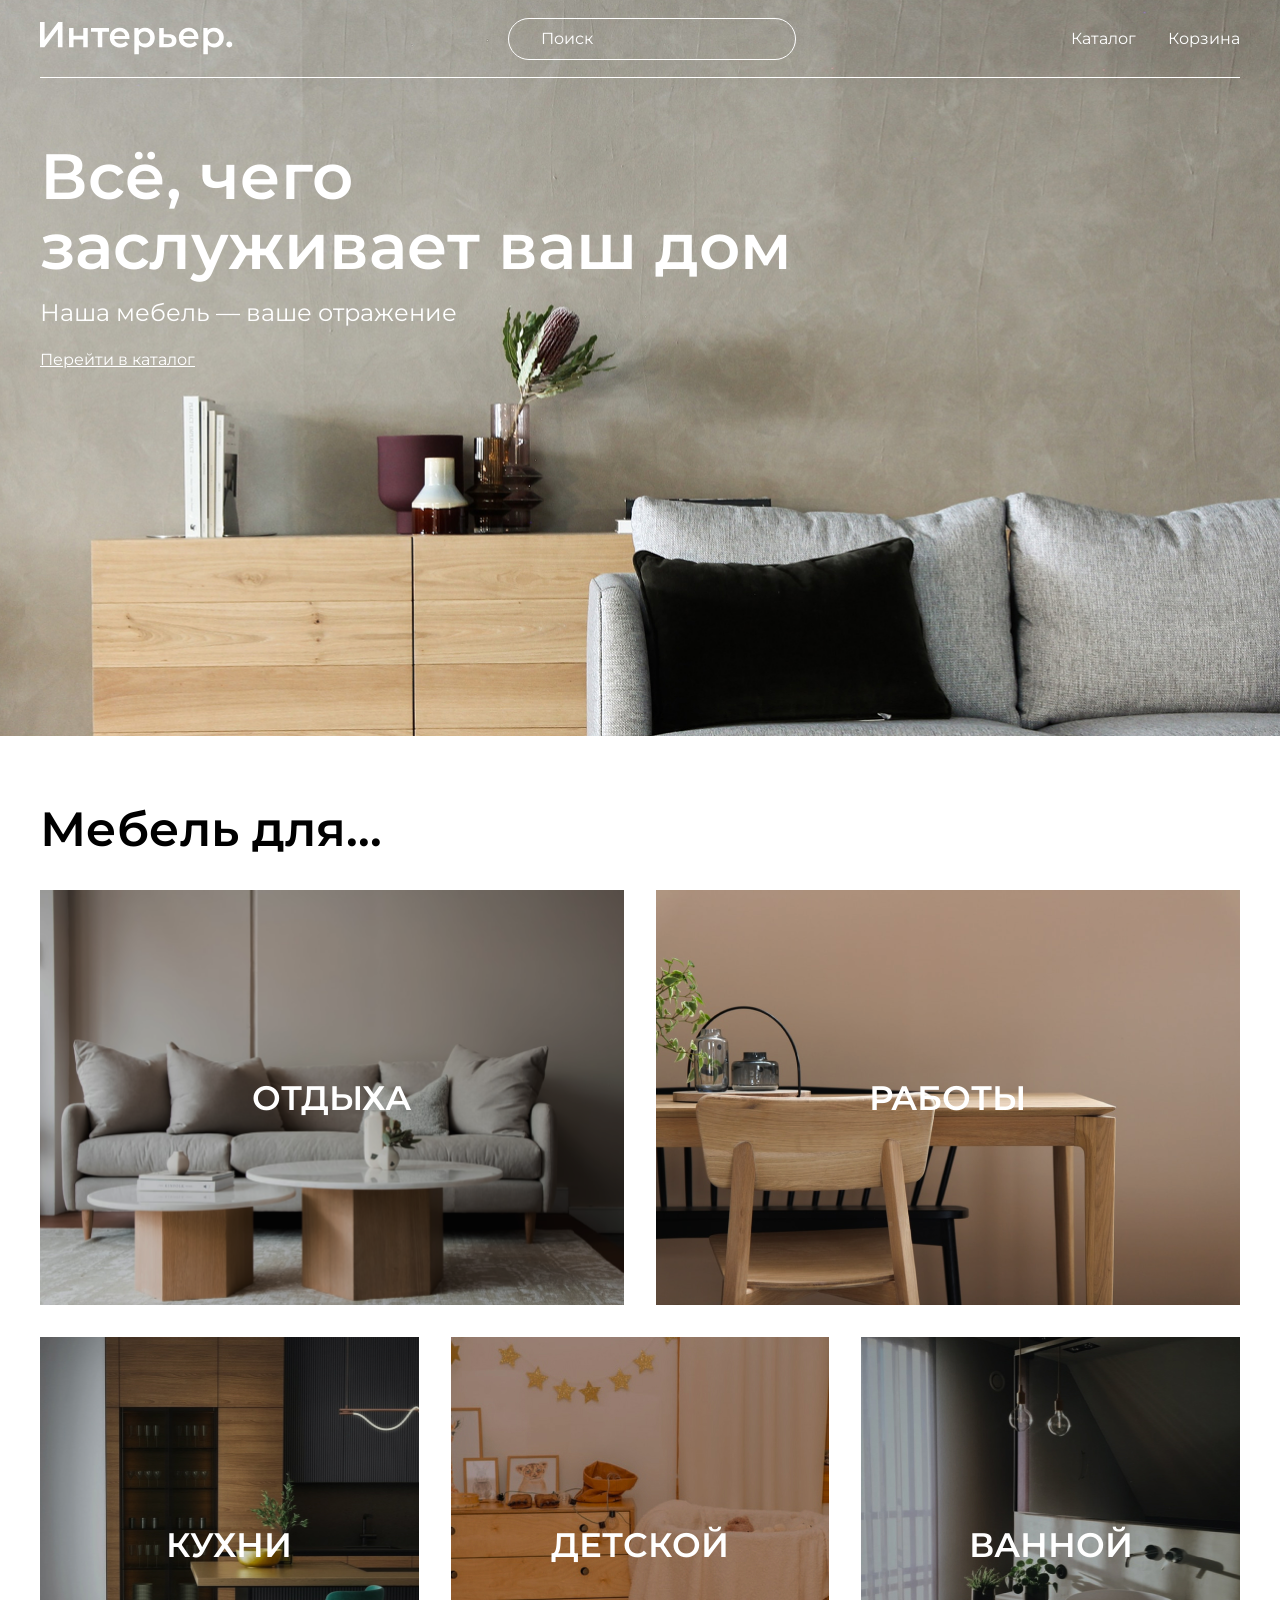
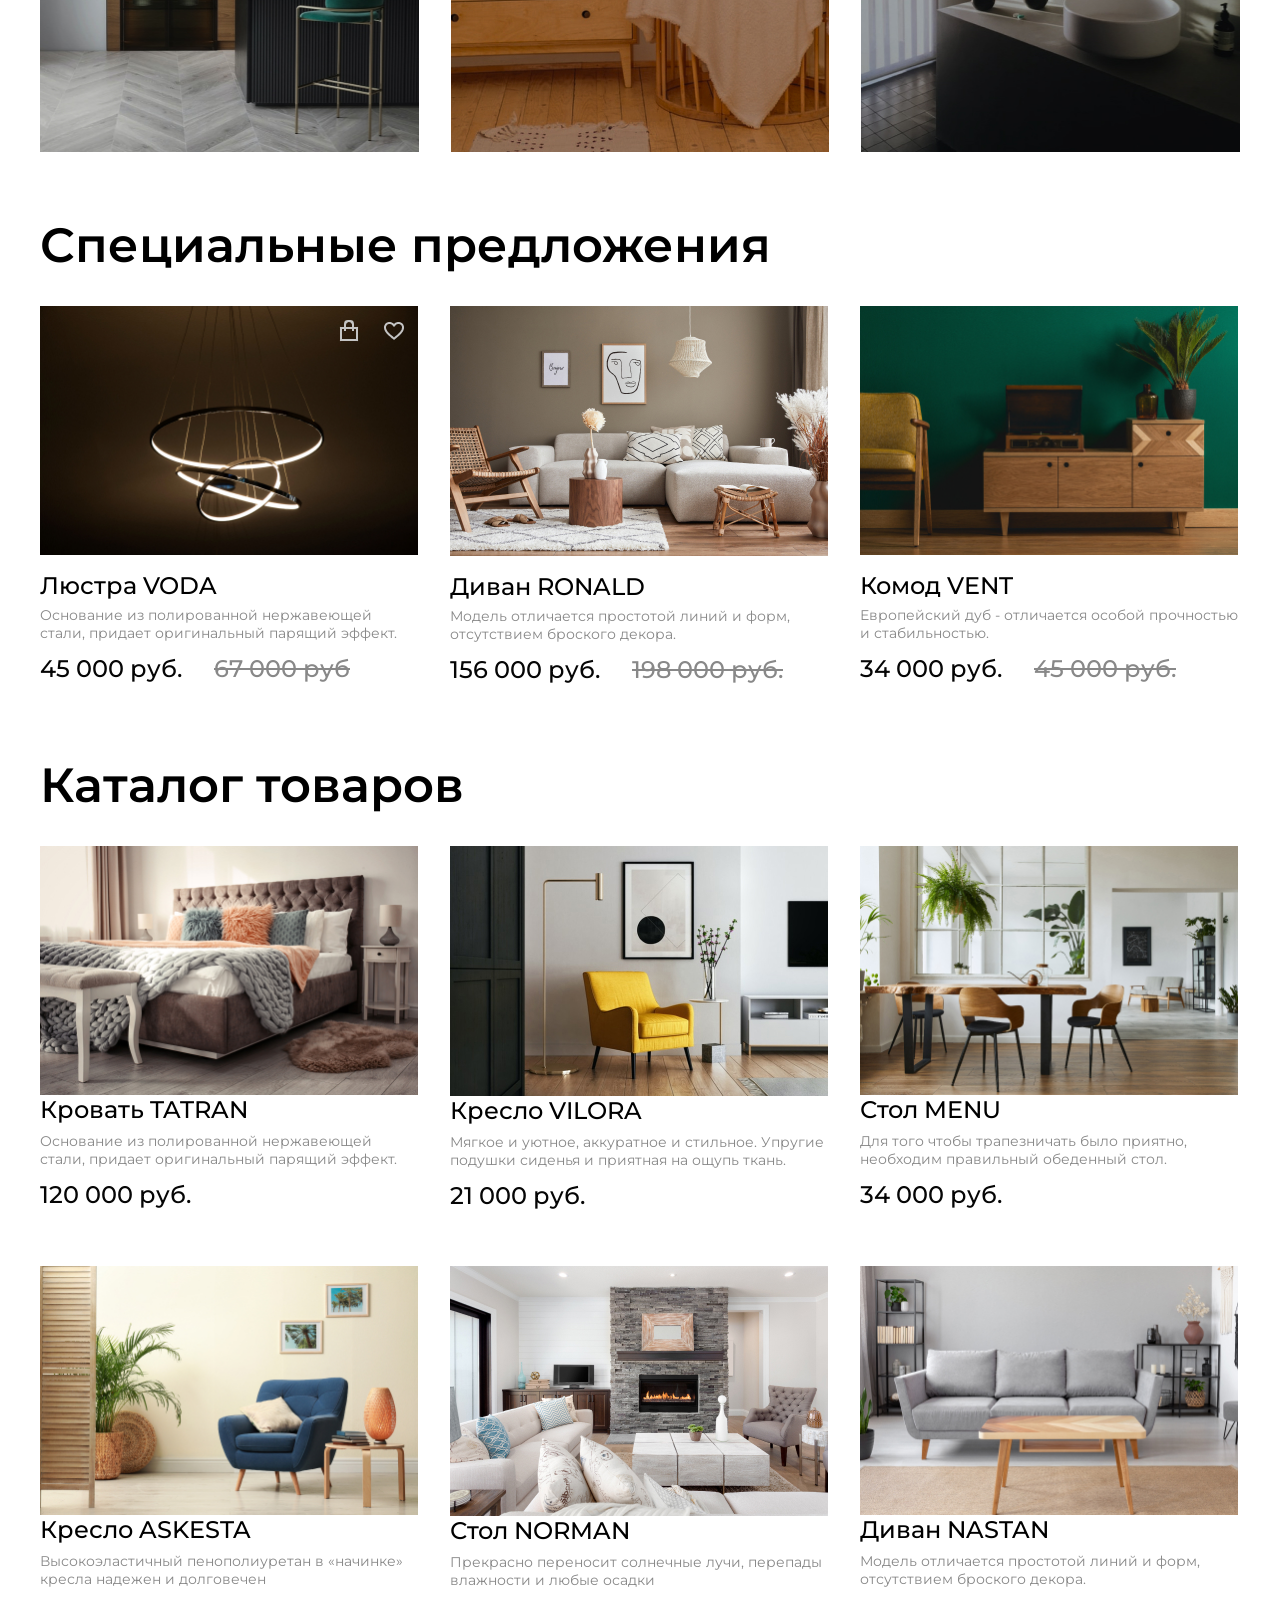
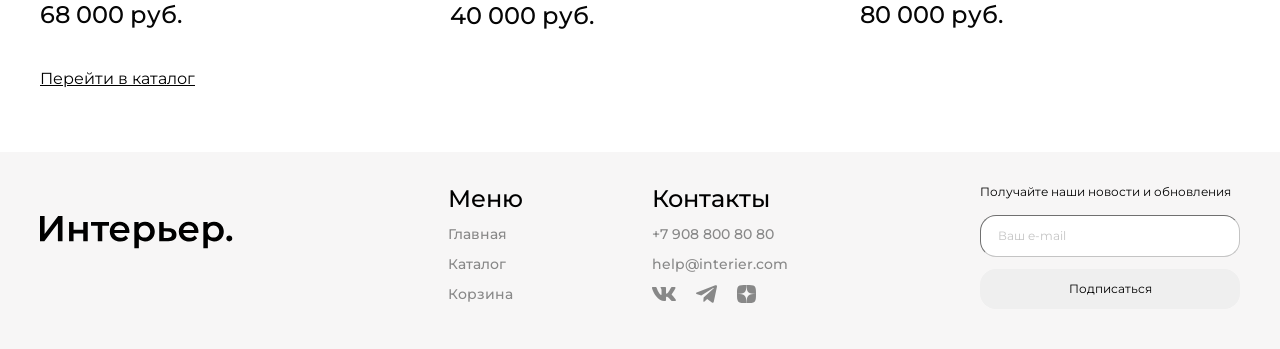
<file: index.html>
<!DOCTYPE html>
<html lang="en">
<head>
    <meta charset="UTF-8">
    <meta name="viewport" content="width=device-width, initial-scale=1.0">
    <title>Интерьер — мебель для дома</title>
    <link rel="preconnect" href="https://fonts.googleapis.com">
<link rel="preconnect" href="https://fonts.gstatic.com" crossorigin>
<link href="https://fonts.googleapis.com/css2?family=Montserrat:ital,wght@0,100..900;1,100..900&display=swap" rel="stylesheet">
    <link rel="stylesheet" href="./style.css">
</head>
<body>
    <section class="hero-page center">
        <header class="header">
                <img class="header__logo" src="./img/logo_white.svg" alt="Интерьер.">
                <input type="search" placeholder="Поиск"  class="header__input">
                <nav>
                    <ul class="header__menu">
                        <li><a class="header__menu-catalog" href="catalog.html">Каталог</a></li>
                        <li><a class="header__menu-cart" href="cart.html">Корзина</a></li>
                    </ul> 
                </nav>
                <div class="header__menu-mobile">
                    <a href="#"><svg width="19" height="19" viewBox="0 0 19 19" fill="none" xmlns="http://www.w3.org/2000/svg">
<g clip-path="url(#clip0_53373_428)">
<path d="M9.29907 1.11316C10.9342 1.06267 12.5273 1.63644 13.7542 2.71863C14.9811 3.80099 15.7498 5.31046 15.9036 6.93933C16.0545 8.53827 15.5992 10.133 14.634 11.4139L17.968 14.7469C18.0508 14.8297 18.1166 14.9279 18.1614 15.036C18.2062 15.1442 18.2297 15.2607 18.2297 15.3778C18.2297 15.4949 18.2062 15.6114 18.1614 15.7196C18.1165 15.8277 18.0508 15.9259 17.968 16.0087C17.8853 16.0914 17.7871 16.1572 17.679 16.202C17.5707 16.2469 17.4543 16.2694 17.3372 16.2694C17.22 16.2694 17.1036 16.2469 16.9954 16.202C16.8873 16.1572 16.789 16.0914 16.7063 16.0087L13.3733 12.6747C12.0925 13.6424 10.4962 14.0991 8.89575 13.9491C7.26568 13.7962 5.75519 13.0275 4.67212 11.7997C3.58905 10.5718 3.01496 8.97713 3.06665 7.3407C3.11846 5.7041 3.79274 4.14806 4.95142 2.99109C6.10904 1.83516 7.66391 1.16376 9.29907 1.11316ZM9.50903 2.91882C8.28235 2.92382 7.10691 3.41275 6.2395 4.28015C5.37213 5.14755 4.88317 6.32302 4.87817 7.54968C4.87324 8.77628 5.35288 9.95557 6.21313 10.83C6.64353 11.2674 7.15644 11.6151 7.72192 11.8534C8.28759 12.0918 8.89521 12.2161 9.50903 12.2186C10.1227 12.2211 10.7307 12.1017 11.2981 11.868C11.8657 11.6343 12.3816 11.2903 12.8157 10.8563C13.2497 10.4223 13.5936 9.90633 13.8274 9.33875C14.061 8.77131 14.1804 8.16333 14.178 7.54968C14.1755 6.93585 14.0511 6.32824 13.8127 5.76257C13.5744 5.19707 13.2267 4.68419 12.7893 4.25378C11.9149 3.3935 10.7357 2.91387 9.50903 2.91882Z" fill="white" stroke="white" stroke-width="0.2"/>
</g>
<defs>
<clipPath id="clip0_53373_428">
<rect width="19" height="19" fill="white"/>
</clipPath>
</defs>
                </svg>
                    </a>
                    <a href="catalog.html"><svg width="20" height="20" viewBox="0 0 20 20" fill="none" xmlns="http://www.w3.org/2000/svg">
<rect width="4.57143" height="4.57143" fill="white"/>
<rect y="7.31427" width="4.57143" height="4.57143" fill="white"/>
<rect y="14.6285" width="4.57143" height="4.57143" fill="white"/>
<rect x="7.31348" y="7.31427" width="4.57143" height="4.57143" fill="white"/>
<rect x="7.31348" y="14.6285" width="4.57143" height="4.57143" fill="white"/>
<rect x="7.31348" width="4.57143" height="4.57143" fill="white"/>
<rect x="14.6279" y="7.31427" width="4.57143" height="4.57143" fill="white"/>
<rect x="14.6279" y="14.6285" width="4.57143" height="4.57143" fill="white"/>
<rect x="14.6279" width="4.57143" height="4.57143" fill="white"/>
</svg>
</a>
                    <a href="cart.html"><svg width="25" height="25" viewBox="0 0 25 25" fill="none" xmlns="http://www.w3.org/2000/svg">
<path d="M14.5834 20.8333C15.1359 20.8333 15.6658 20.6138 16.0566 20.2231C16.4473 19.8324 16.6667 19.3025 16.6667 18.75C16.6667 18.1975 16.4473 17.6676 16.0566 17.2768C15.6658 16.8861 15.1359 16.6667 14.5834 16.6667C14.0309 16.6667 13.501 16.8861 13.1103 17.2768C12.7196 17.6676 12.5001 18.1975 12.5001 18.75C12.5001 19.3025 12.7196 19.8324 13.1103 20.2231C13.501 20.6138 14.0309 20.8333 14.5834 20.8333ZM7.29174 20.8333C7.84428 20.8333 8.37418 20.6138 8.76488 20.2231C9.15558 19.8324 9.37508 19.3025 9.37508 18.75C9.37508 18.1975 9.15558 17.6676 8.76488 17.2768C8.37418 16.8861 7.84428 16.6667 7.29174 16.6667C6.73921 16.6667 6.20931 16.8861 5.81861 17.2768C5.4279 17.6676 5.20841 18.1975 5.20841 18.75C5.20841 19.3025 5.4279 19.8324 5.81861 20.2231C6.20931 20.6138 6.73921 20.8333 7.29174 20.8333ZM20.873 6.16978C21.133 6.16139 21.3796 6.0522 21.5606 5.86528C21.7416 5.67837 21.8428 5.42839 21.8428 5.16822C21.8428 4.90804 21.7416 4.65807 21.5606 4.47115C21.3796 4.28424 21.133 4.17504 20.873 4.16666H19.674C18.7345 4.16666 17.922 4.81874 17.7178 5.73541L16.4126 11.6125C16.2084 12.5292 15.3959 13.1812 14.4563 13.1812H6.63133L5.12924 7.17082H14.8636C15.1212 7.15907 15.3644 7.04847 15.5425 6.86202C15.7206 6.67558 15.82 6.42764 15.82 6.16978C15.82 5.91192 15.7206 5.66398 15.5425 5.47754C15.3644 5.2911 15.1212 5.18049 14.8636 5.16874H5.12924C4.82473 5.16865 4.5242 5.23799 4.25051 5.37148C3.97682 5.50498 3.73716 5.69912 3.54976 5.93914C3.36236 6.17916 3.23215 6.45875 3.16903 6.75665C3.10591 7.05455 3.11154 7.36292 3.1855 7.65832L4.68758 13.6667C4.79586 14.1002 5.046 14.4851 5.39821 14.7601C5.75042 15.0351 6.18447 15.1844 6.63133 15.1844H14.4563C15.368 15.1845 16.2524 14.8737 16.9636 14.3032C17.6748 13.7328 18.1701 12.9368 18.3678 12.0469L19.674 6.16978H20.873Z" fill="white"/>
</svg>
</a>
                </div>
        </header>
        <div class="hero-page__wrapper">
            <h1 class="hero-page__title">Всё, чего  заслуживает ваш дом</h1>
            <p class="hero-page__text">Наша мебель — ваше отражение</p>
            <a href="catalog.html" class="hero-page__link">Перейти в каталог</a>
        </div>
    </section>
   
<div class="for-box center"> 
<h2 class="for-box__title">Мебель для...</h2>
 <section class="for"> 
    <article class="for__item for__item-rest for__item-big">ОТДЫХА</article>

    <article class="for__item for__item-work for__item-big">РАБОТЫ</article>

    <article class="for__item for__item-kitchen">КУХНИ</article>

    <article class="for__item for__item-kids">ДЕТСКОЙ</article>

    <article class="for__item for__item-bath">ВАННОЙ</article>
</section>
</div>

<section class="product-box center">
   <h2 class="product-box__title">Специальные предложения</h2> 

<div class="product-box__content">
    <article class="product">
    <img src="./img/voda.jpg" alt="Люстра VODA" class="product__img">
    
    <div class="product__png">
    <img class="product__icon" src="./img/bag.png" alt="В корзину">
    <img class="product__icon" src="./img/heart.png" alt="Нравится">
    </div>

    <h3 class="product__title">Люстра VODA</h3>
    <p class="product__description">Основание из полированной нержавеющей стали, придает оригинальный парящий эффект.</p>
    
    <div class="product__price-box">
        <p class="product__price">45 000 руб.</p>
        <p class="product__discount">67 000 руб</p>
    </div>  
    </article>

    <article class="product">
        <img class="product__img" src="./img/ronald.jpg" alt="Диван RONALD">
        <h3 class="product__title">Диван RONALD</h3>
        <p class="product__description">Модель отличается простотой линий и форм, отсутствием броского декора.</p>

    <div class="product__price-box">
        <p class="product__price">156 000 руб.</p>
        <p class="product__discount">198 000 руб.</p>
    </div>
    </article>

    <article class="product">
        <img class="product__img" src="./img/vent.jpg" alt="Комод VENT">
        <h3 class="product__title">Комод VENT</h3>
        <p class="product__description">Европейский дуб - отличается особой прочностью и стабильностью.</p>

    <div class="product__price-box">
        <p class="product__price">34 000 руб.</p>
        <p class="product__discount">45 000 руб.</p>
    </div>
    </article> 
</div>
</section>

<section class="catalog-box center">
    <h2 class="catalog-box__title">Каталог товаров</h2>

<div class="catalog-box__container">
<article class="catalog">
    <img class="catalog__img" src="./img/tatran.jpg" alt="Кровать TATRAN">

    <img class="catalog__png" src="./img/heart.png" alt="Нравится">

    <h3 class="catalog__title">Кровать TATRAN</h3>
    <p class="catalog__description">Основание из полированной нержавеющей стали, придает оригинальный парящий эффект.</p>
    <p class="catalog__price">120 000 руб.</p>
</article>

<article class="catalog">
    <img class="catalog__img" src="./img/vilora.jpg" alt="Кресло VILORA">
    <h3 class="catalog__title">Кресло VILORA</h3>
    <p class="catalog__description">Мягкое и уютное, аккуратное и стильное. Упругие подушки сиденья и приятная на ощупь ткань. </p>
    <p class="catalog__price">21 000 руб.</p>
</article>

<article class="catalog">
    <img class="catalog__img" src="./img/menu.jpg" alt="Стол MENU">
    <h3 class="catalog__title">Стол MENU</h3>
    <p class="catalog__description">Для того чтобы трапезничать было приятно, необходим правильный обеденный стол.</p>
    <p class="catalog__price">34 000 руб.</p>
</article>

 <article class="catalog">
    <img class="catalog__img" src="./img/askesta.jpg" alt="Кресло ASKESTA">
    <h3 class="catalog__title">Кресло ASKESTA</h3>
    <p class="catalog__description">Высокоэластичный пенополиуретан в «начинке» кресла надежен и долговечен</p>
    <p class="catalog__price">68 000 руб.</p>
</article>

<article class="catalog">
    <img class="catalog__img" src="./img/norman.jpg" alt="Стол NORMAN">
    <h3 class="catalog__title">Стол NORMAN</h3>
    <p class="catalog__description">Прекрасно переносит солнечные лучи, перепады влажности и любые осадки</p>
    <p class="catalog__price">40 000 руб.</p>
</article>

<article class="catalog">
    <img class="catalog__img" src="./img/nastan.jpg" alt="Диван NASTAN">
    <h3 class="catalog__title">Диван NASTAN</h3>
    <p class="catalog__description">Модель отличается простотой линий и форм, отсутствием броского декора. </p>
    <p class="catalog__price">80 000 руб.</p>
</article>
</div>
</section>

<div class="link-box center">
    <a class="link-box__catalog" href="catalog.html">Перейти в каталог</a>
</div>

<footer class="footer center">
    <img class="footer__logo" src="./img/logo-footer.svg" alt="Интерьер">
    <div class="footer__content">
        <div class="footer__info">
            <nav class="footer__item">
                <h3 class="footer__heading">Меню</h3>
                <a class="footer__links" href="index.html">Главная</a>
                <a class="footer__links" href="catalog.html">Каталог</a>
                <a class="footer__links" href="cart.html">Корзина</a>
            </nav>
            <div class="footer__item">
                <h3 class="footer__heading">Контакты</h3>
                <a class="footer__links"  href="tel:+79088008080">+7 908 800 80 80</a>
                <a  class="footer__links" href="mailto:help@interier.com">help@interier.com</a>
            <div class="footer__icons">
                <a href="#"><img src="img/vk.svg" alt="ВКонтакте"></a>
                <a href="#"><img src="img/telegram.svg" alt="Телеграм"></a>
                <a href="#"><img src="img/dzen.svg" alt="Дзен"></a>
            </div>
            </div>
        </div>
        <form action="#" class="footer__form">
            <p class="footer__text">Получайте наши новости и обновления</p>
            <input type="email" placeholder="Ваш e-mail" class="footer__form-email">
            <button class="footer__form-button">Подписаться</button>
        </form>
    </div>
</footer>
</body>
</html>
</file>
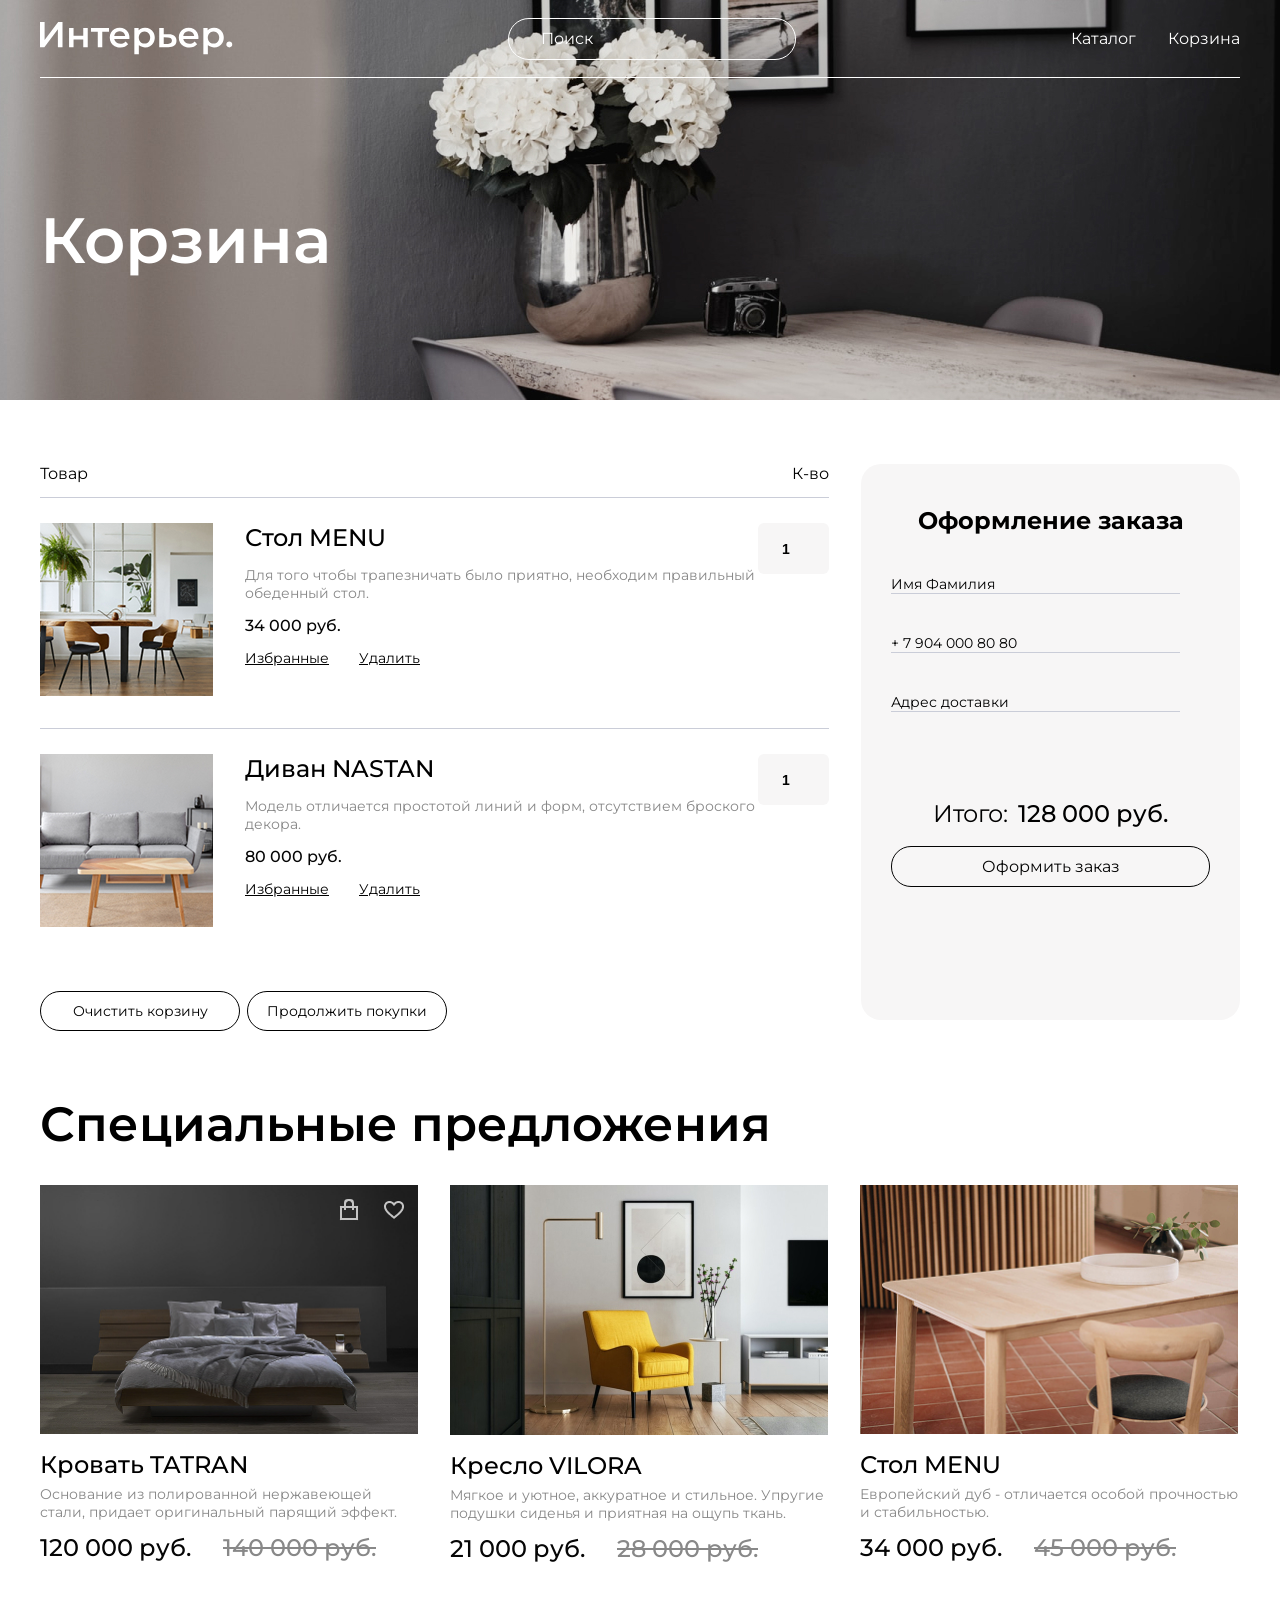
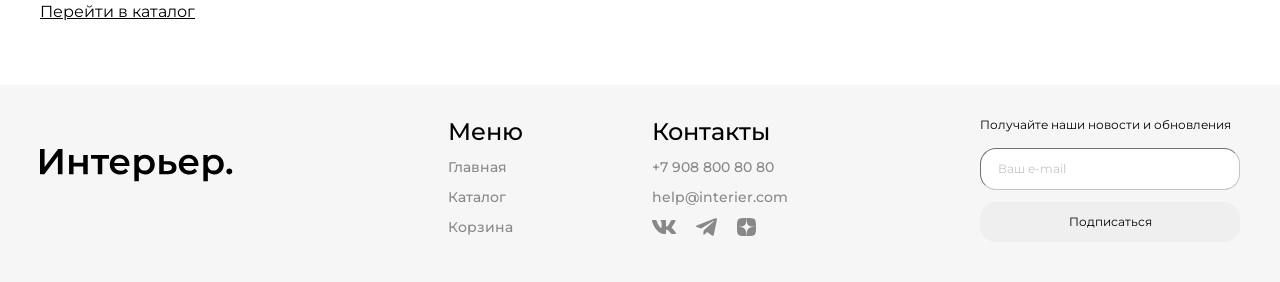
<file: cart.html>
<!DOCTYPE html>
<html lang="en">
<head>
    <meta charset="UTF-8">
    <meta name="viewport" content="width=device-width, initial-scale=1.0">
    <title>Document</title>
    <link rel="preconnect" href="https://fonts.googleapis.com">
<link rel="preconnect" href="https://fonts.gstatic.com" crossorigin>
<link href="https://fonts.googleapis.com/css2?family=Montserrat:ital,wght@0,100..900;1,100..900&display=swap" rel="stylesheet">
    <link rel="stylesheet" href="./style.css">
</head>
<body>
    <section class="top-cart  center">
        <header class="header">
                <img class="header__logo" src="./img/logo_white.svg" alt="Интерьер.">
                <input type="search" placeholder="Поиск"  class="header__input">
                <nav>
                    <ul class="header__menu">
                        <li><a class="header__menu-catalog" href="catalog.html">Каталог</a></li>
                        <li><a class="header__menu-cart" href="#">Корзина</a></li>
                    </ul> 
                </nav>
            
                 <div class="header__menu-mobile">
                    <a href="#"><svg width="19" height="19" viewBox="0 0 19 19" fill="none" xmlns="http://www.w3.org/2000/svg">
<g clip-path="url(#clip0_53373_428)">
<path d="M9.29907 1.11316C10.9342 1.06267 12.5273 1.63644 13.7542 2.71863C14.9811 3.80099 15.7498 5.31046 15.9036 6.93933C16.0545 8.53827 15.5992 10.133 14.634 11.4139L17.968 14.7469C18.0508 14.8297 18.1166 14.9279 18.1614 15.036C18.2062 15.1442 18.2297 15.2607 18.2297 15.3778C18.2297 15.4949 18.2062 15.6114 18.1614 15.7196C18.1165 15.8277 18.0508 15.9259 17.968 16.0087C17.8853 16.0914 17.7871 16.1572 17.679 16.202C17.5707 16.2469 17.4543 16.2694 17.3372 16.2694C17.22 16.2694 17.1036 16.2469 16.9954 16.202C16.8873 16.1572 16.789 16.0914 16.7063 16.0087L13.3733 12.6747C12.0925 13.6424 10.4962 14.0991 8.89575 13.9491C7.26568 13.7962 5.75519 13.0275 4.67212 11.7997C3.58905 10.5718 3.01496 8.97713 3.06665 7.3407C3.11846 5.7041 3.79274 4.14806 4.95142 2.99109C6.10904 1.83516 7.66391 1.16376 9.29907 1.11316ZM9.50903 2.91882C8.28235 2.92382 7.10691 3.41275 6.2395 4.28015C5.37213 5.14755 4.88317 6.32302 4.87817 7.54968C4.87324 8.77628 5.35288 9.95557 6.21313 10.83C6.64353 11.2674 7.15644 11.6151 7.72192 11.8534C8.28759 12.0918 8.89521 12.2161 9.50903 12.2186C10.1227 12.2211 10.7307 12.1017 11.2981 11.868C11.8657 11.6343 12.3816 11.2903 12.8157 10.8563C13.2497 10.4223 13.5936 9.90633 13.8274 9.33875C14.061 8.77131 14.1804 8.16333 14.178 7.54968C14.1755 6.93585 14.0511 6.32824 13.8127 5.76257C13.5744 5.19707 13.2267 4.68419 12.7893 4.25378C11.9149 3.3935 10.7357 2.91387 9.50903 2.91882Z" fill="white" stroke="white" stroke-width="0.2"/>
</g>
<defs>
<clipPath id="clip0_53373_428">
<rect width="19" height="19" fill="white"/>
</clipPath>
</defs>
                </svg>
                    </a>
                    <a href="catalog.html"><svg width="20" height="20" viewBox="0 0 20 20" fill="none" xmlns="http://www.w3.org/2000/svg">
<rect width="4.57143" height="4.57143" fill="white"/>
<rect y="7.31427" width="4.57143" height="4.57143" fill="white"/>
<rect y="14.6285" width="4.57143" height="4.57143" fill="white"/>
<rect x="7.31348" y="7.31427" width="4.57143" height="4.57143" fill="white"/>
<rect x="7.31348" y="14.6285" width="4.57143" height="4.57143" fill="white"/>
<rect x="7.31348" width="4.57143" height="4.57143" fill="white"/>
<rect x="14.6279" y="7.31427" width="4.57143" height="4.57143" fill="white"/>
<rect x="14.6279" y="14.6285" width="4.57143" height="4.57143" fill="white"/>
<rect x="14.6279" width="4.57143" height="4.57143" fill="white"/>
</svg>
</a>
                    <a href="cart.html"><svg width="25" height="25" viewBox="0 0 25 25" fill="none" xmlns="http://www.w3.org/2000/svg">
<path d="M14.5834 20.8333C15.1359 20.8333 15.6658 20.6138 16.0566 20.2231C16.4473 19.8324 16.6667 19.3025 16.6667 18.75C16.6667 18.1975 16.4473 17.6676 16.0566 17.2768C15.6658 16.8861 15.1359 16.6667 14.5834 16.6667C14.0309 16.6667 13.501 16.8861 13.1103 17.2768C12.7196 17.6676 12.5001 18.1975 12.5001 18.75C12.5001 19.3025 12.7196 19.8324 13.1103 20.2231C13.501 20.6138 14.0309 20.8333 14.5834 20.8333ZM7.29174 20.8333C7.84428 20.8333 8.37418 20.6138 8.76488 20.2231C9.15558 19.8324 9.37508 19.3025 9.37508 18.75C9.37508 18.1975 9.15558 17.6676 8.76488 17.2768C8.37418 16.8861 7.84428 16.6667 7.29174 16.6667C6.73921 16.6667 6.20931 16.8861 5.81861 17.2768C5.4279 17.6676 5.20841 18.1975 5.20841 18.75C5.20841 19.3025 5.4279 19.8324 5.81861 20.2231C6.20931 20.6138 6.73921 20.8333 7.29174 20.8333ZM20.873 6.16978C21.133 6.16139 21.3796 6.0522 21.5606 5.86528C21.7416 5.67837 21.8428 5.42839 21.8428 5.16822C21.8428 4.90804 21.7416 4.65807 21.5606 4.47115C21.3796 4.28424 21.133 4.17504 20.873 4.16666H19.674C18.7345 4.16666 17.922 4.81874 17.7178 5.73541L16.4126 11.6125C16.2084 12.5292 15.3959 13.1812 14.4563 13.1812H6.63133L5.12924 7.17082H14.8636C15.1212 7.15907 15.3644 7.04847 15.5425 6.86202C15.7206 6.67558 15.82 6.42764 15.82 6.16978C15.82 5.91192 15.7206 5.66398 15.5425 5.47754C15.3644 5.2911 15.1212 5.18049 14.8636 5.16874H5.12924C4.82473 5.16865 4.5242 5.23799 4.25051 5.37148C3.97682 5.50498 3.73716 5.69912 3.54976 5.93914C3.36236 6.17916 3.23215 6.45875 3.16903 6.75665C3.10591 7.05455 3.11154 7.36292 3.1855 7.65832L4.68758 13.6667C4.79586 14.1002 5.046 14.4851 5.39821 14.7601C5.75042 15.0351 6.18447 15.1844 6.63133 15.1844H14.4563C15.368 15.1845 16.2524 14.8737 16.9636 14.3032C17.6748 13.7328 18.1701 12.9368 18.3678 12.0469L19.674 6.16978H20.873Z" fill="white"/>
</svg>
</a>
                </div>
        </header>
            <h1 class="top-cart__title">Корзина</h1>
    </section>

    <div class="cart center">
        <div class="cart__content">
            <div class="cart__name-box">
                <p>Товар</p>
                <p>К-во</p>
            </div>
            <article class="cart__item">
                <div class="cart__left">
                    <img class="cart__image" src="./img/cart_table.jpg" alt="Стол MENU">
                    <div class="cart__info">
                        <h2 class="cart__title">Стол MENU</h2>
                        <p class="cart__description">Для того чтобы трапезничать было приятно, необходим правильный обеденный стол.</p>
                        <p class="cart__price">34 000 руб.</p>
                    <div class="cart__link-box">
                        <a class="cart__link" href="#">Избранные</a>
                        <a class="cart__link" href="#">Удалить</a>
                    </div>
                    </div>
                </div>
                <input class="cart__input" type="number" value="1" min="1">
            </article>
            <article class="cart__item">
                <div class="cart__left">
                    <img class="cart__image" src="./img/cart_nastan.jpg" alt="Диван NASTAN">
                    <div class="cart__info">
                        <h2 class="cart__title">Диван NASTAN</h2>
                        <p class="cart__description">Модель отличается простотой линий и форм, отсутствием броского декора. </p>
                        <p class="cart__price">80 000 руб.</p>
                    <div class="cart__link-box">
                        <a class="cart__link" href="#">Избранные</a>
                        <a class="cart__link" href="#">Удалить</a>
                    </div>
                    </div>
                </div>
                <input class="cart__input" type="number" value="1" min="1">
            </article>
        </div>

        <article class="cart__form">
            <h3 class="cart__order">Оформление заказа</h3>
                <div class="cart__order-input">
                    <input class="cart__order-fill" type="text" placeholder="Имя Фамилия">
                    <input class="cart__order-fill" type="tel" placeholder="+ 7 904 000 80 80">
                    <input class="cart__order-fill" type="text" placeholder="Адрес доставки">
                </div>
                <div class="cart__checkout">
                    <p class="cart__checkout-title">Итого:</p>
                    <p class="cart__checkout-price">128 000 руб.</p>
                </div>
                <button class="cart__checkout-button">Оформить заказ</button>
        </article>

          <div class="cart__buttons">
            <button class="cart__buttons-clear">Очистить корзину</button>
            <a class="cart__buttons-continue" href="catalog.html">Продолжить покупки</a>
        </div>
        
    </div>

<section class="product-box center">
   <h2 class="product-box__title">Специальные предложения</h2> 

<div class="product-box__content">
    <article class="product">
    <img src="./img/catalog-tatran.jpg" alt="Кровать TATRAN" class="product__img">
    
    <div class="product__png">
    <img class="product__icon" src="./img/bag.png" alt="В корзину">
    <img class="product__icon" src="./img/heart.png" alt="Нравится">
    </div>

    <h2 class="product__title">Кровать TATRAN</h2>
    <p class="product__description">Основание из полированной нержавеющей стали, придает оригинальный парящий эффект.</p>
    
    <div class="product__price-box">
        <p class="product__price">120 000 руб.</p>
        <p class="product__discount">140 000 руб.</p>
    </div>  
    </article>

    <article class="product">
        <img class="product__img" src="./img/vilora.jpg" alt="Кресло VILORA">
        <h2 class="product__title">Кресло VILORA</h2>
        <p class="product__description">Мягкое и уютное, аккуратное и стильное. Упругие подушки сиденья и приятная на ощупь ткань. </p>

    <div class="product__price-box">
        <p class="product__price">21 000 руб.</p>
        <p class="product__discount">28 000 руб.</p>
    </div>
    </article>

    <article class="product">
        <img class="product__img" src="./img/catalog-menu.jpg" alt="Стол MENU">
        <h2 class="product__title">Стол MENU</h2>
        <p class="product__description">Европейский дуб - отличается особой прочностью и стабильностью.</p>

    <div class="product__price-box">
        <p class="product__price">34 000 руб.</p>
        <p class="product__discount">45 000 руб.</p>
    </div>
    </article> 
</div>
</section>

<div class="link-box center">
    <a class="link-box__catalog" href="catalog.html">Перейти в каталог</a>
</div>

<footer class="footer center">
    <img class="footer__logo" src="./img/logo-footer.svg" alt="#">
    <div class="footer__content">
        <div class="footer__info">
            <nav class="footer__item">
                <h3 class="footer__heading">Меню</h3>
                <a class="footer__links" href="index.html">Главная</a>
                <a class="footer__links" href="catalog.html">Каталог</a>
                <a class="footer__links" href="#">Корзина</a>
            </nav>
            <div class="footer__item">
                <h3 class="footer__heading">Контакты</h3>
                <a class="footer__links"  href="tel:+79088008080">+7 908 800 80 80</a>
                <a  class="footer__links" href="mailto:help@interier.com">help@interier.com</a>
            <div class="footer__icons">
                <a href="#"><img src="img/vk.svg" alt="ВКонтакте"></a>
                <a href="#"><img src="img/telegram.svg" alt="Телеграм"></a>
                <a href="#"><img src="img/dzen.svg" alt="Дзен"></a>
            </div>
            </div>
        </div>
        <form action="#" class="footer__form">
            <p class="footer__text">Получайте наши новости и обновления</p>
            <input type="email" placeholder="Ваш e-mail" class="footer__form-email">
            <button class="footer__form-button">Подписаться</button>
        </form>
    </div>
</footer>
</body>
</html>
</file>
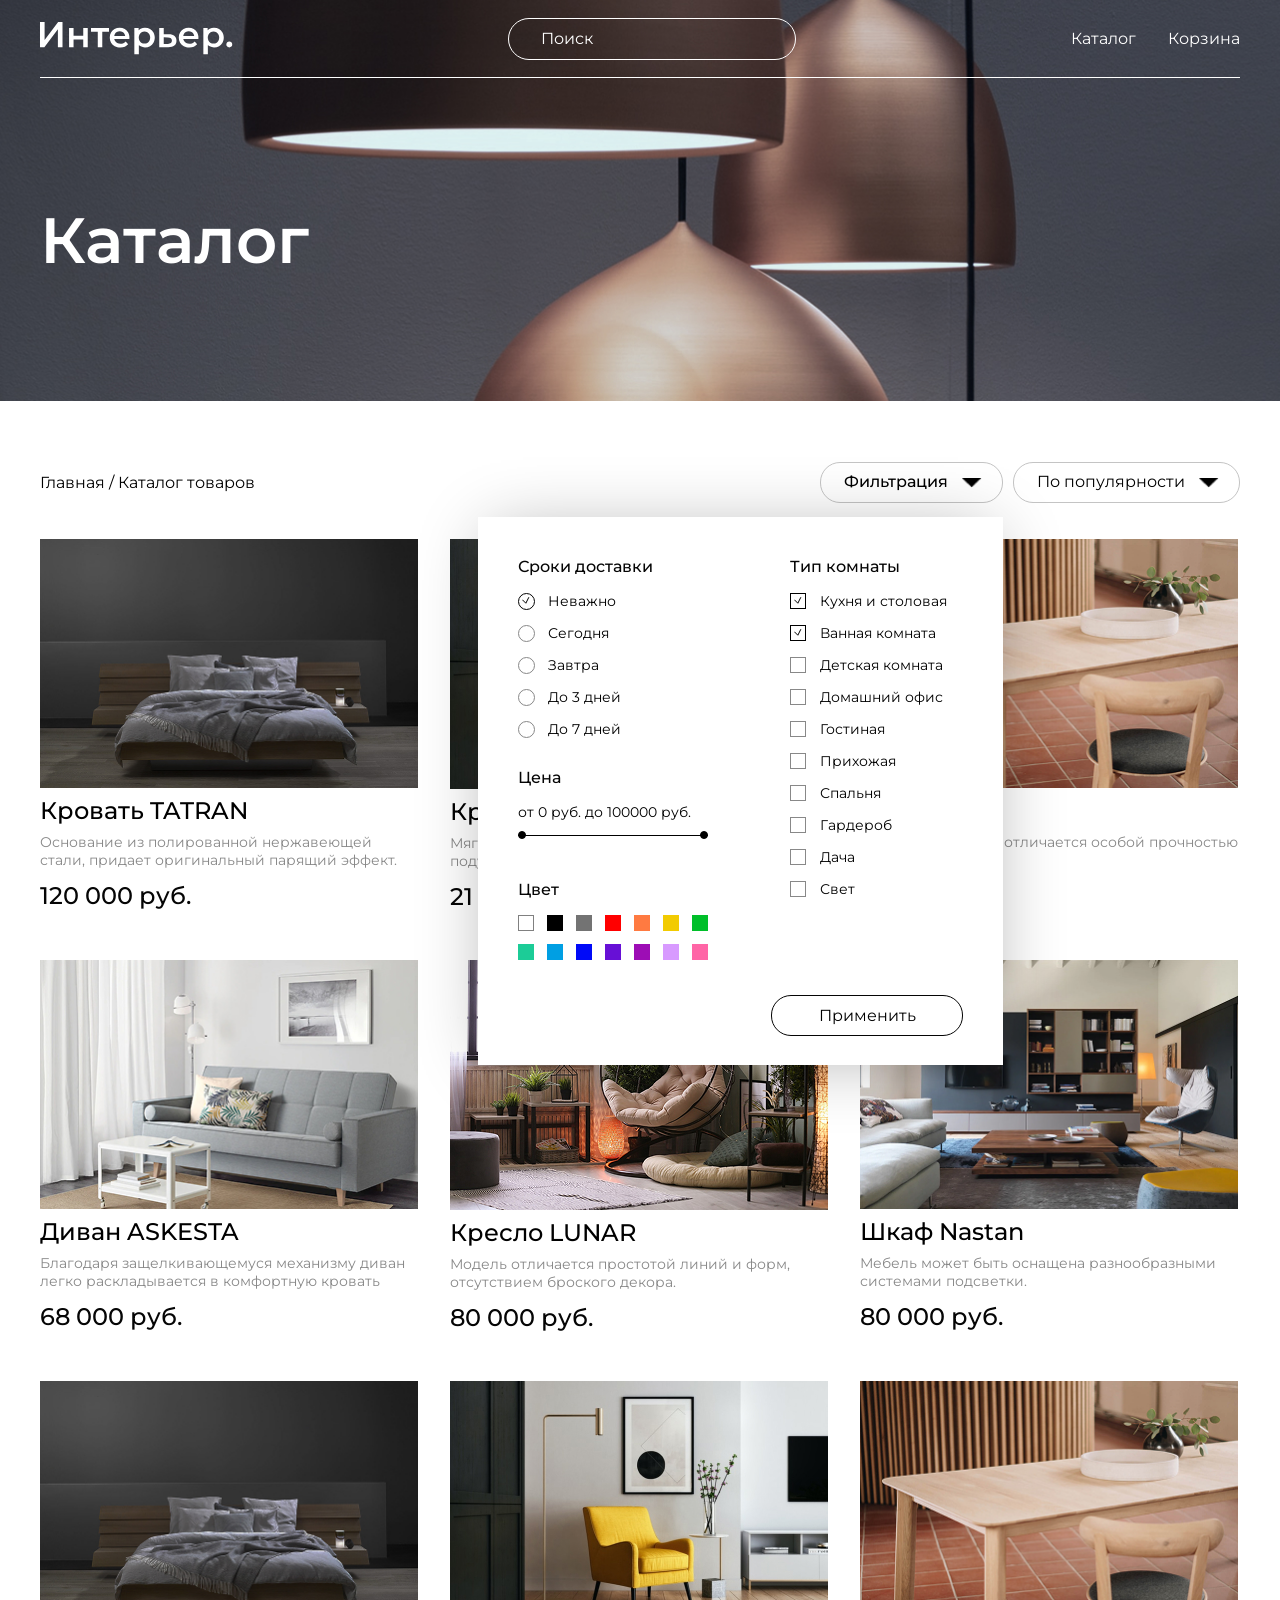
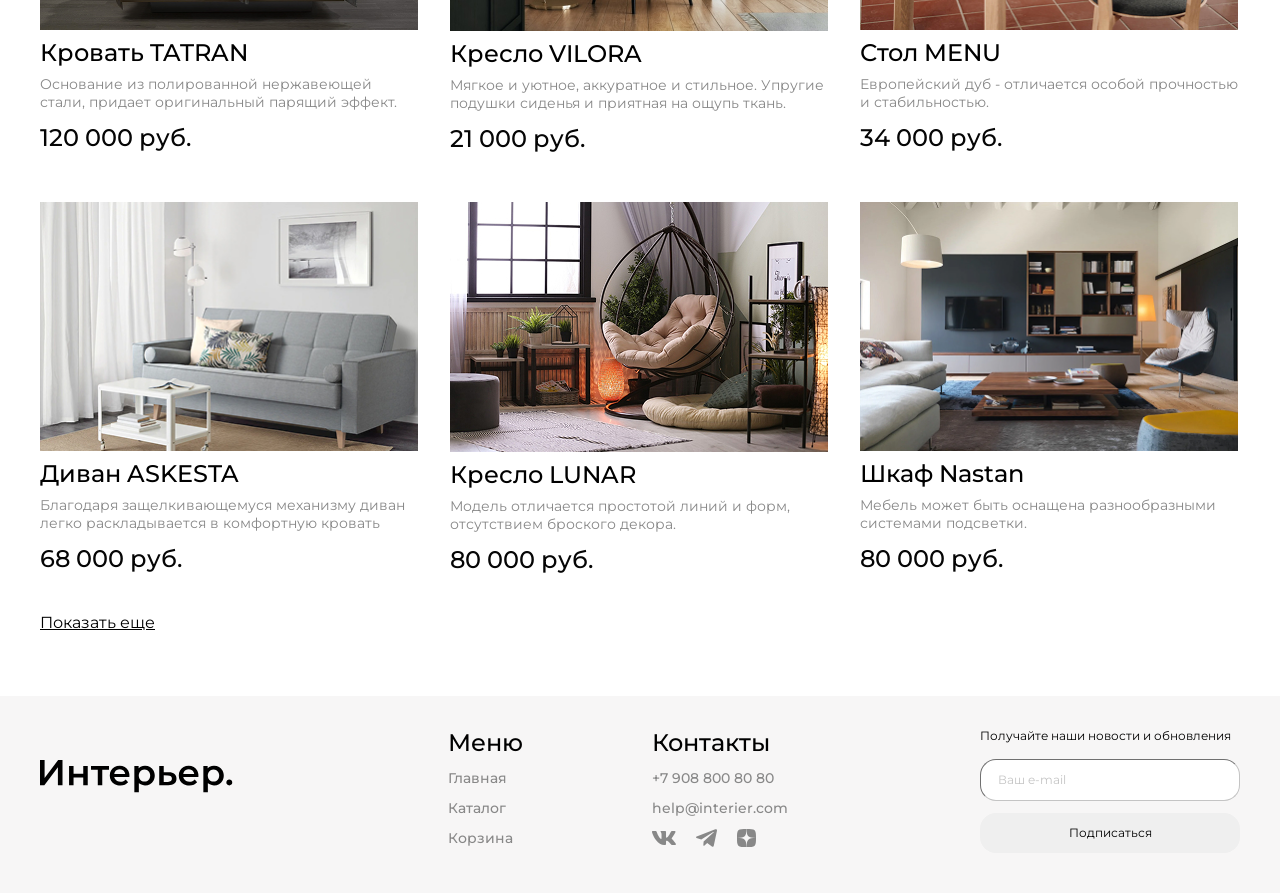
<file: catalog.html>
<!DOCTYPE html>
<html lang="en">
<head>
    <meta charset="UTF-8">
    <meta name="viewport" content="width=device-width, initial-scale=1.0">
    <title>Document</title>
    <link rel="preconnect" href="https://fonts.googleapis.com">
<link rel="preconnect" href="https://fonts.gstatic.com" crossorigin>
<link href="https://fonts.googleapis.com/css2?family=Montserrat:ital,wght@0,100..900;1,100..900&display=swap" rel="stylesheet">
    <link rel="stylesheet" href="style.css">
</head>
<body>
<section class="catalog-page  center">
    <header class="header">
        <img class="header__logo" src="./img/logo_white.svg" alt="Интерьер.">
            <input type="search" placeholder="Поиск"  class="header__input">
                <nav>
                    <ul class="header__menu">
                        <li><a class="header__menu-catalog" href="catalog.html">Каталог</a></li>
                        <li><a class="header__menu-cart" href="cart.html">Корзина</a></li>
                    </ul> 
                </nav>

                    <div class="header__menu-mobile">
                    <a href="#"><svg width="19" height="19" viewBox="0 0 19 19" fill="none" xmlns="http://www.w3.org/2000/svg">
<g clip-path="url(#clip0_53373_428)">
<path d="M9.29907 1.11316C10.9342 1.06267 12.5273 1.63644 13.7542 2.71863C14.9811 3.80099 15.7498 5.31046 15.9036 6.93933C16.0545 8.53827 15.5992 10.133 14.634 11.4139L17.968 14.7469C18.0508 14.8297 18.1166 14.9279 18.1614 15.036C18.2062 15.1442 18.2297 15.2607 18.2297 15.3778C18.2297 15.4949 18.2062 15.6114 18.1614 15.7196C18.1165 15.8277 18.0508 15.9259 17.968 16.0087C17.8853 16.0914 17.7871 16.1572 17.679 16.202C17.5707 16.2469 17.4543 16.2694 17.3372 16.2694C17.22 16.2694 17.1036 16.2469 16.9954 16.202C16.8873 16.1572 16.789 16.0914 16.7063 16.0087L13.3733 12.6747C12.0925 13.6424 10.4962 14.0991 8.89575 13.9491C7.26568 13.7962 5.75519 13.0275 4.67212 11.7997C3.58905 10.5718 3.01496 8.97713 3.06665 7.3407C3.11846 5.7041 3.79274 4.14806 4.95142 2.99109C6.10904 1.83516 7.66391 1.16376 9.29907 1.11316ZM9.50903 2.91882C8.28235 2.92382 7.10691 3.41275 6.2395 4.28015C5.37213 5.14755 4.88317 6.32302 4.87817 7.54968C4.87324 8.77628 5.35288 9.95557 6.21313 10.83C6.64353 11.2674 7.15644 11.6151 7.72192 11.8534C8.28759 12.0918 8.89521 12.2161 9.50903 12.2186C10.1227 12.2211 10.7307 12.1017 11.2981 11.868C11.8657 11.6343 12.3816 11.2903 12.8157 10.8563C13.2497 10.4223 13.5936 9.90633 13.8274 9.33875C14.061 8.77131 14.1804 8.16333 14.178 7.54968C14.1755 6.93585 14.0511 6.32824 13.8127 5.76257C13.5744 5.19707 13.2267 4.68419 12.7893 4.25378C11.9149 3.3935 10.7357 2.91387 9.50903 2.91882Z" fill="white" stroke="white" stroke-width="0.2"/>
</g>
<defs>
<clipPath id="clip0_53373_428">
<rect width="19" height="19" fill="white"/>
</clipPath>
</defs>
                </svg>
                    </a>
                    <a href="catalog.html"><svg width="20" height="20" viewBox="0 0 20 20" fill="none" xmlns="http://www.w3.org/2000/svg">
<rect width="4.57143" height="4.57143" fill="white"/>
<rect y="7.31427" width="4.57143" height="4.57143" fill="white"/>
<rect y="14.6285" width="4.57143" height="4.57143" fill="white"/>
<rect x="7.31348" y="7.31427" width="4.57143" height="4.57143" fill="white"/>
<rect x="7.31348" y="14.6285" width="4.57143" height="4.57143" fill="white"/>
<rect x="7.31348" width="4.57143" height="4.57143" fill="white"/>
<rect x="14.6279" y="7.31427" width="4.57143" height="4.57143" fill="white"/>
<rect x="14.6279" y="14.6285" width="4.57143" height="4.57143" fill="white"/>
<rect x="14.6279" width="4.57143" height="4.57143" fill="white"/>
</svg>
</a>
                    <a href="cart.html"><svg width="25" height="25" viewBox="0 0 25 25" fill="none" xmlns="http://www.w3.org/2000/svg">
<path d="M14.5834 20.8333C15.1359 20.8333 15.6658 20.6138 16.0566 20.2231C16.4473 19.8324 16.6667 19.3025 16.6667 18.75C16.6667 18.1975 16.4473 17.6676 16.0566 17.2768C15.6658 16.8861 15.1359 16.6667 14.5834 16.6667C14.0309 16.6667 13.501 16.8861 13.1103 17.2768C12.7196 17.6676 12.5001 18.1975 12.5001 18.75C12.5001 19.3025 12.7196 19.8324 13.1103 20.2231C13.501 20.6138 14.0309 20.8333 14.5834 20.8333ZM7.29174 20.8333C7.84428 20.8333 8.37418 20.6138 8.76488 20.2231C9.15558 19.8324 9.37508 19.3025 9.37508 18.75C9.37508 18.1975 9.15558 17.6676 8.76488 17.2768C8.37418 16.8861 7.84428 16.6667 7.29174 16.6667C6.73921 16.6667 6.20931 16.8861 5.81861 17.2768C5.4279 17.6676 5.20841 18.1975 5.20841 18.75C5.20841 19.3025 5.4279 19.8324 5.81861 20.2231C6.20931 20.6138 6.73921 20.8333 7.29174 20.8333ZM20.873 6.16978C21.133 6.16139 21.3796 6.0522 21.5606 5.86528C21.7416 5.67837 21.8428 5.42839 21.8428 5.16822C21.8428 4.90804 21.7416 4.65807 21.5606 4.47115C21.3796 4.28424 21.133 4.17504 20.873 4.16666H19.674C18.7345 4.16666 17.922 4.81874 17.7178 5.73541L16.4126 11.6125C16.2084 12.5292 15.3959 13.1812 14.4563 13.1812H6.63133L5.12924 7.17082H14.8636C15.1212 7.15907 15.3644 7.04847 15.5425 6.86202C15.7206 6.67558 15.82 6.42764 15.82 6.16978C15.82 5.91192 15.7206 5.66398 15.5425 5.47754C15.3644 5.2911 15.1212 5.18049 14.8636 5.16874H5.12924C4.82473 5.16865 4.5242 5.23799 4.25051 5.37148C3.97682 5.50498 3.73716 5.69912 3.54976 5.93914C3.36236 6.17916 3.23215 6.45875 3.16903 6.75665C3.10591 7.05455 3.11154 7.36292 3.1855 7.65832L4.68758 13.6667C4.79586 14.1002 5.046 14.4851 5.39821 14.7601C5.75042 15.0351 6.18447 15.1844 6.63133 15.1844H14.4563C15.368 15.1845 16.2524 14.8737 16.9636 14.3032C17.6748 13.7328 18.1701 12.9368 18.3678 12.0469L19.674 6.16978H20.873Z" fill="white"/>
</svg>
</a>
                </div>
     </header>
    <div class="catalog-page__wrapper">
         <h1 class="catalog-page__title">Каталог</h1>
    </div>
</section>
<section class="catalog-controls center">
    <div class="catalog-controls__box ">
        <a href="index.html" class="catalog-controls__link">Главная</a>
         /
        <a href="catalog.html" class="catalog-controls__link">Каталог товаров</a>
    </div>
    <div class="catalog-controls__select">
        <div class="catalog-controls__filter">
     <button class="catalog-controls__select-btn filter">
        Фильтрация
    </button>
             <!--Блок фильтрации -->
    <form class="catalog-controls__form" action="/submit" method="get">
        <div class="catalog-controls__form-wrapper">
            <fieldset class="catalog-controls__fieldset">
                <legend class="catalog-controls__legend">Сроки доставки</legend>
                <div class="catalog-controls__radio">
                    <input class="catalog-controls__input" type="radio" id="any" name="delivery-time" value="any" checked>
                    <label class="catalog-controls__label" for="any">Неважно</label>
                </div>
                <div class="catalog-controls__radio">
                    <input class="catalog-controls__input" type="radio" id="today" name="delivery-time">
                    <label class="catalog-controls__label" for="today">Сегодня</label>
                </div>
                <div class="catalog-controls__radio">
                    <input class="catalog-controls__input" type="radio" id="tomorrow" name="delivery-time">
                    <label class="catalog-controls__label" for="tomorrow">Завтра</label>
                </div>
                <div class="catalog-controls__radio">
                    <input class="catalog-controls__input" type="radio" id="three-days" name="delivery-time">
                    <label class="catalog-controls__label" for="three-days">До 3 дней</label>
                </div>
                <div class="catalog-controls__radio">
                    <input class="catalog-controls__input" type="radio" id="seven-days" name="delivery-time">
                    <label class="catalog-controls__label" for="seven-days">До 7 дней</label>
                </div>
            </fieldset>

            <fieldset class="catalog-controls__fieldset">
                <legend class="catalog-controls__legend">Цена</legend>
                <div class="catalog-controls__range">
                    <label class="catalog-controls__range-label" for="price-range" id="price-range">от 0 руб. до 100000 руб.</label>
                    
                    <div class="catalog-controls__range-slider">
                        <input class="catalog-controls__range-input catalog-controls__range-input-min" name="range_1" type="range" min="1" max="100000" value="1">
                        <input class="catalog-controls__range-input catalog-controls__range-input-max" name="range_1" type="range" min="1" max="100000" value="100000">
                    </div>
                </div>
            </fieldset>

            <fieldset class="catalog-controls__fieldset">
                <legend class="catalog-controls__legend">Цвет</legend>
                <div class="catalog-controls__color">
                    <div class="catalog-controls__color-checkbox checkbox">
                        <input class="catalog-controls__color-input" type="checkbox" id="color-white">
                        <label class="catalog-controls__color-label label-white" for="color-white"></label>
                    </div>
                    <div class="catalog-controls__color-checkbox checkbox">
                        <input class="catalog-controls__color-input" type="checkbox" id="color-black">
                        <label class="catalog-controls__color-label label-black" for="color-black"></label>
                    </div>
                        <div class="catalog-controls__color-checkbox checkbox">
                        <input class="catalog-controls__color-input" type="checkbox" id="color-grey">
                        <label class="catalog-controls__color-label label-grey" for="color-grey"></label>
                    </div>
                        <div class="catalog-controls__color-checkbox checkbox">
                        <input class="catalog-controls__color-input" type="checkbox" id="color-red">
                        <label class="catalog-controls__color-label label-red" for="color-red"></label>
                    </div>
                        <div class="catalog-controls__color-checkbox checkbox">
                        <input class="catalog-controls__color-input" type="checkbox" id="color-orange">
                        <label class="catalog-controls__color-label label-orange" for="color-orange"></label>
                    </div>
                        <div class="catalog-controls__color-checkbox checkbox">
                        <input class="catalog-controls__color-input" type="checkbox" id="color-yellow">
                        <label class="catalog-controls__color-label label-yellow" for="color-yellow"></label>
                    </div>
                        <div class="catalog-controls__color-checkbox checkbox">
                        <input class="catalog-controls__color-input" type="checkbox" id="color-green">
                        <label class="catalog-controls__color-label label-green" for="color-green"></label>
                    </div>
                        <div class="catalog-controls__color-checkbox checkbox">
                        <input class="catalog-controls__color-input" type="checkbox" id="color-turquoise">
                        <label class="catalog-controls__color-label label-turquoise" for="color-turquoise"></label>
                    </div>
                        <div class="catalog-controls__color-checkbox checkbox">
                        <input class="catalog-controls__color-input" type="checkbox" id="color-lightblue">
                        <label class="catalog-controls__color-label label-lightblue" for="color-lightblue"></label>
                    </div>
                        <div class="catalog-controls__color-checkbox checkbox">
                        <input class="catalog-controls__color-input" type="checkbox" id="color-blue">
                        <label class="catalog-controls__color-label label-blue" for="color-blue"></label>
                    </div>
                        <div class="catalog-controls__color-checkbox checkbox">
                        <input class="catalog-controls__color-input" type="checkbox" id="color-plum">
                        <label class="catalog-controls__color-label label-plum" for="color-plum"></label>
                    </div>
                        <div class="catalog-controls__color-checkbox checkbox">
                        <input class="catalog-controls__color-input" type="checkbox" id="color-purple">
                        <label class="catalog-controls__color-label label-purple" for="color-purple"></label>
                    </div>
                        <div class="catalog-controls__color-checkbox checkbox">
                        <input class="catalog-controls__color-input" type="checkbox" id="color-lilac">
                        <label class="catalog-controls__color-label label-lilac" for="color-lilac"></label>
                    </div>
                        <div class="catalog-controls__color-checkbox checkbox">
                        <input class="catalog-controls__color-input" type="checkbox" id="color-pink">
                        <label class="catalog-controls__color-label label-pink" for="color-pink"></label>
                    </div>
                </div>
            </fieldset>

            <fieldset class="catalog-controls__fieldset">
                <legend class="catalog-controls__legend">Тип комнаты</legend>
                    <div class="catalog-controls__type-checkbox checkbox">
                        <input class="catalog-controls__type-input" type="checkbox" id="kitchen-dining" name="room-type" value="kitchen-dining" checked>
                        <label class="catalog-controls__type-label" for="kitchen-dining">Кухня и столовая</label>
                    </div>
                    <div class="catalog-controls__type-checkbox checkbox">
                        <input class="catalog-controls__type-input" type="checkbox" id="bathroom" name="room-type" value="bathroom" checked>
                        <label class="catalog-controls__type-label" for="bathroom">Ванная комната</label>
                    </div>
                    <div class="catalog-controls__type-checkbox checkbox">
                        <input class="catalog-controls__type-input" type="checkbox" id="kids-room" name="room-type" value="kids-room">
                        <label class="catalog-controls__type-label" for="kids-room">Детская комната</label>
                    </div>
                    <div class="catalog-controls__type-checkbox checkbox">
                        <input class="catalog-controls__type-input" type="checkbox" id="home-office" name="room-type" value="home-office">
                        <label class="catalog-controls__type-label" for="home-office">Домашний офис</label>
                    </div>
                    <div class="catalog-controls__type-checkbox checkbox">
                        <input class="catalog-controls__type-input" type="checkbox" id="living-room" name="room-type" value="living-room">
                        <label class="catalog-controls__type-label" for="living-room">Гостиная</label>
                    </div> 
                    <div class="catalog-controls__type-checkbox checkbox">
                        <input class="catalog-controls__type-input" type="checkbox" id="hallway" name="room-type" value="hallway">
                        <label class="catalog-controls__type-label" for="hallway">Прихожая</label>
                    </div>
                    <div class="catalog-controls__type-checkbox checkbox">
                        <input class="catalog-controls__type-input" type="checkbox" id="bedroom" name="room-type" value="bedroom">
                        <label class="catalog-controls__type-label" for="bedroom">Спальня</label>
                    </div>
                    <div class="catalog-controls__type-checkbox checkbox">
                        <input class="catalog-controls__type-input" type="checkbox" id="wardrobe" name="room-type" value="wardrobe">
                        <label class="catalog-controls__type-label" for="wardrobe">Гардероб</label>
                    </div>
                    <div class="catalog-controls__type-checkbox checkbox">
                        <input class="catalog-controls__type-input" type="checkbox" id="country-house" name="room-type" value="country-house">
                        <label class="catalog-controls__type-label" for="country-house">Дача</label>
                    </div>
                    <div class="catalog-controls__type-checkbox checkbox">
                        <input class="catalog-controls__type-input" type="checkbox" id="light" name="room-type" value="light">
                        <label class="catalog-controls__type-label" for="light">Свет</label>
                    </div>
            </fieldset>
        </div>

        <div class="catalog-controls__btn-wrapper">
        <button type="submit" class="catalog-controls__form-btn">Применить</button>
        </div>
    </form>
    </div>

    <select class="catalog-controls__select-css popular">
        <option value="popular">По популярности</option>
        <option value="new">Сначала новые</option>
        <option value="old">Сначала старые</option>
    </select>
    </div>
</section>

<section class="catalog-container center">
    <div class="catalog-container__list">
    <article class="catalog">
        <div class="catalog__img-box">
        <img class="catalog__img" src="./img/catalog-tatran.jpg" alt="Кровать TATRAN">
        <div class="catalog__png">
            <img class="catalog__icon" src="./img/bag.png" alt="В корзину">
            <img class="catalog__icon" src="./img/heart.png" alt="Нравится">
        </div>
    </div>
    <h2 class="catalog__title">Кровать TATRAN</h2>
    <p class="catalog__description">Основание из полированной нержавеющей стали, придает оригинальный парящий эффект.</p>
    <p class="catalog__price">120 000 руб.</p>
</article>
<article class="catalog">
    <div class="catalog__img-box">
        <img class="catalog__img" src="./img/vilora.jpg" alt="Кресло VILORA">
        <div class="catalog__png">
            <img class="catalog__icon" src="./img/bag.png" alt="В корзину">
            <img class="catalog__icon" src="./img/heart.png" alt="Нравится">
        </div>
    </div>
    <h2 class="catalog__title">Кресло VILORA</h2>
    <p class="catalog__description">Мягкое и уютное, аккуратное и стильное. Упругие подушки сиденья и приятная на ощупь ткань. </p>
    <p class="catalog__price">21 000 руб.</p>
</article>
<article class="catalog">
    <div class="catalog__img-box">
        <img class="catalog__img" src="./img/catalog-menu.jpg" alt="Стол MENU">
        <div class="catalog__png">
            <img class="catalog__icon" src="./img/bag.png" alt="В корзину">
            <img class="catalog__icon" src="./img/heart.png" alt="Нравится">
        </div>
    </div>
    <h2 class="catalog__title">Стол MENU</h2>
    <p class="catalog__description">Европейский дуб - отличается особой прочностью и стабильностью.</p>
    <p class="catalog__price">34 000 руб.</p>
</article>
<article class="catalog">
    <div class="catalog__img-box">
        <img class="catalog__img" src="./img/catalog-askesta.jpg" alt="Диван ASKESTA">
        <div class="catalog__png">
            <img class="catalog__icon" src="./img/bag.png" alt="В корзину">
            <img class="catalog__icon" src="./img/heart.png" alt="Нравится">
        </div>
    </div>
    <h2 class="catalog__title">Диван ASKESTA</h2>
    <p class="catalog__description">Благодаря защелкивающемуся механизму диван легко раскладывается в комфортную кровать</p>
    <p class="catalog__price">68 000 руб.</p>
</article>
<article class="catalog">
    <div class="catalog__img-box">
        <img class="catalog__img" src="./img/catalog-lunar.jpg" alt="Кресло LUNAR">
        <div class="catalog__png">
            <img class="catalog__icon" src="./img/bag.png" alt="В корзину">
            <img class="catalog__icon" src="./img/heart.png" alt="Нравится">
        </div>
    </div>
    <h2 class="catalog__title">Кресло LUNAR</h2>
    <p class="catalog__description">Модель отличается простотой линий и форм, отсутствием броского декора. </p>
    <p class="catalog__price">80 000 руб.</p>
</article>
<article class="catalog">
    <div class="catalog__img-box">
        <img class="catalog__img" src="./img/catalog-nastan.jpg" alt="Шкаф Nastan">
        <div class="catalog__png">
            <img class="catalog__icon" src="./img/bag.png" alt="В корзину">
            <img class="catalog__icon" src="./img/heart.png" alt="Нравится">
        </div>
    </div>
    <h2 class="catalog__title">Шкаф Nastan</h2>
    <p class="catalog__description">Мебель может быть оснащена разнообразными системами подсветки.</p>
    <p class="catalog__price">80 000 руб.</p>
</article>
<article class="catalog">
    <div class="catalog__img-box">
        <img class="catalog__img" src="./img/catalog-tatran.jpg" alt="Кровать TATRAN">
        <div class="catalog__png">
            <img class="catalog__icon" src="./img/bag.png" alt="В корзину">
            <img class="catalog__icon" src="./img/heart.png" alt="Нравится">
        </div>
    </div>
    <h2 class="catalog__title">Кровать TATRAN</h2>
    <p class="catalog__description">Основание из полированной нержавеющей стали, придает оригинальный парящий эффект.</p>
    <p class="catalog__price">120 000 руб.</p>
</article>
<article class="catalog">
    <div class="catalog__img-box">
        <img class="catalog__img" src="./img/vilora.jpg" alt="Кресло VILORA">
        <div class="catalog__png">
            <img class="catalog__icon" src="./img/bag.png" alt="В корзину">
            <img class="catalog__icon" src="./img/heart.png" alt="Нравится">
        </div>
    </div>
    <h2 class="catalog__title">Кресло VILORA</h2>
    <p class="catalog__description">Мягкое и уютное, аккуратное и стильное. Упругие подушки сиденья и приятная на ощупь ткань. </p>
    <p class="catalog__price">21 000 руб.</p>
</article>
<article class="catalog">
    <div class="catalog__img-box">
        <img class="catalog__img" src="./img/catalog-menu.jpg" alt="Стол MENU">
        <div class="catalog__png">
            <img class="catalog__icon" src="./img/bag.png" alt="В корзину">
            <img class="catalog__icon" src="./img/heart.png" alt="Нравится">
        </div>
    </div>
    <h2 class="catalog__title">Стол MENU</h2>
    <p class="catalog__description">Европейский дуб - отличается особой прочностью и стабильностью.</p>
    <p class="catalog__price">34 000 руб.</p>
</article>
<article class="catalog">
    <div class="catalog__img-box">
        <img class="catalog__img" src="./img/catalog-askesta.jpg" alt="Диван ASKESTA">
        <div class="catalog__png">
            <img class="catalog__icon" src="./img/bag.png" alt="В корзину">
            <img class="catalog__icon" src="./img/heart.png" alt="Нравится">
        </div>
    </div>
    <h2 class="catalog__title">Диван ASKESTA</h2>
    <p class="catalog__description">Благодаря защелкивающемуся механизму диван легко раскладывается в комфортную кровать</p>
    <p class="catalog__price">68 000 руб.</p>
</article>
<article class="catalog">
    <div class="catalog__img-box">
        <img class="catalog__img" src="./img/catalog-lunar.jpg" alt="Кресло LUNAR">
        <div class="catalog__png">
            <img class="catalog__icon" src="./img/bag.png" alt="В корзину">
            <img class="catalog__icon" src="./img/heart.png" alt="Нравится">
        </div>
    </div>
    <h2 class="catalog__title">Кресло LUNAR</h2>
    <p class="catalog__description">Модель отличается простотой линий и форм, отсутствием броского декора. </p>
    <p class="catalog__price">80 000 руб.</p>
</article>
<article class="catalog">
    <div class="catalog__img-box">
        <img class="catalog__img" src="./img/catalog-nastan.jpg" alt="Шкаф Nastan">
        <div class="catalog__png">
            <img class="catalog__icon" src="./img/bag.png" alt="В корзину">
            <img class="catalog__icon" src="./img/heart.png" alt="Нравится">
        </div>
    </div>
    <h2 class="catalog__title">Шкаф Nastan</h2>
    <p class="catalog__description">Мебель может быть оснащена разнообразными системами подсветки.</p>
    <p class="catalog__price">80 000 руб.</p>
</article>
</div>
</section>

<div class="link-box center">
    <a class="link-box__catalog" href="#">Показать еще</a>
</div>

<footer class="footer center">
    <img class="footer__logo" src="./img/logo-footer.svg" alt="#">
    <div class="footer__content">
        <div class="footer__info">
            <nav class="footer__item">
                <h3 class="footer__heading">Меню</h3>
                <a class="footer__links" href="index.html">Главная</a>
                <a class="footer__links" href="catalog.html">Каталог</a>
                <a class="footer__links" href="cart.html">Корзина</a>
            </nav>
            <div class="footer__item">
                <h3 class="footer__heading">Контакты</h3>
                <a class="footer__links"  href="tel:+79088008080">+7 908 800 80 80</a>
                <a  class="footer__links" href="mailto:help@interier.com">help@interier.com</a>
            <div class="footer__icons">
                <a href="#"><img src="img/vk.svg" alt="ВКонтакте"></a>
                <a href="#"><img src="img/telegram.svg" alt="Телеграм"></a>
                <a href="#"><img src="img/dzen.svg" alt="Дзен"></a>
            </div>
            </div>
        </div>
        <form action="#" class="footer__form">
            <p class="footer__text">Получайте наши новости и обновления</p>
            <input type="email" placeholder="Ваш e-mail" class="footer__form-email">
            <button class="footer__form-button">Подписаться</button>
        </form>
    </div>
</footer>

</body>
</html>
</file>
<file: style.css>
* {
  box-sizing: border-box;
  margin: 0;
  padding: 0;
}

body {
  font-family: "Montserrat", "arial";
}

img {
  max-width: 100%;
  display: block;
}

a:hover {
  text-decoration: underline;
}

.hero-page {
  background-image: url("./img/bg-hero.jpg");
  background-size: cover;
  background-repeat: no-repeat;
  background-position: center;
}

.hero-page__link {
  transition: 0.3s;
}
.hero-page__link:hover {
  color: #888888;
  text-decoration: none;
}

.catalog-page {
  background-image: url("./img/bg-catalog.jpg");
  background-size: cover;
  background-repeat: no-repeat;
  background-position: center;
}

.catalog-page__title {
  max-width: 270px;
  padding-top: 127px;
  padding-bottom: 126px;
  font-weight: 600;
  font-size: 64px;
  line-height: 70px;
  color: #FFFFFF;
}

.catalog-controls__link {
  text-decoration: none;
  color: #000000;
  font-weight: 400;
  font-size: 16px;
}

.catalog-controls {
  margin-top: 61px;
  margin-bottom: 36px;
  display: grid;
  grid-template-columns: 1fr auto;
  align-items: center;
}

.catalog-controls__select {
  display: grid;
  grid-auto-flow: column;
  gap: 10px;
  justify-self: end;
}

.catalog-controls__filter {
  position: relative;
}

.catalog-controls__select-btn {
  font: inherit;
  -webkit-appearance: none;
     -moz-appearance: none;
          appearance: none;
  color: #000000;
  background-color: white;
  border: 1px solid #C4C4C4;
  font-size: 16px;
  border-radius: 20px;
  background-image: url("./img/select.png");
  background-position: calc(100% - 20px);
  background-size: 20px;
  background-repeat: no-repeat;
  padding-right: 54px;
  padding-bottom: 11px;
  padding-top: 9px;
  padding-left: 23px;
  transition: 0.3s;
}
.catalog-controls__select-btn:hover {
  background-color: #000000;
  color: #F7F6F6;
}

.catalog-controls__select-css {
  font: inherit;
  -webkit-appearance: none;
     -moz-appearance: none;
          appearance: none;
  color: #000000;
  background-color: white;
  border: 1px solid #C4C4C4;
  font-size: 16px;
  border-radius: 20px;
  background-image: url("./img/select.png");
  background-position: calc(100% - 20px);
  background-size: 20px;
  background-repeat: no-repeat;
  padding-right: 54px;
  padding-bottom: 11px;
  padding-top: 9px;
  padding-left: 23px;
  transition: all 0.3s;
}
.catalog-controls__select-css:hover {
  background-color: #000000;
  color: #F7F6F6;
}

.filter {
  font-weight: 500;
}

.catalog-controls__form {
  position: absolute;
  top: calc(100% + 14px);
  right: 0;
  z-index: 100;
  display: flex;
  flex-direction: column;
  align-items: start;
  gap: 36px;
  background-color: #FFFFFF;
  box-shadow: 0px 4px 67px -12px rgba(0, 0, 0, 0.32);
  padding-top: 40px;
  padding-left: 40px;
  width: 525.5px;
  height: 548px;
}

.catalog-controls__legend {
  font-weight: 500;
  font-size: 16px;
  color: #050505;
  font-family: inherit;
  width: 136px;
  padding-bottom: 16px;
}

.catalog-controls__input {
  display: none;
}

.catalog-controls__label {
  padding-left: 30px;
  display: flex;
  align-items: center;
  font-weight: 400;
  font-size: 14px;
  color: #000000;
  cursor: pointer;
  position: relative;
  row-gap: 14px;
}

.catalog-controls__label::before {
  content: "";
  border: 1px solid #888888;
  width: 15px;
  height: 15px;
  border-radius: 60px;
  position: absolute;
  left: 0;
  background-color: #FFFFFF;
}

.catalog-controls__input:checked + .catalog-controls__label::before {
  border-color: #000000;
  background-image: url("./img/checked.svg");
  background-repeat: no-repeat;
  background-position: center;
}

.catalog-controls__form-wrapper {
  display: flex;
  flex-direction: column;
  flex-wrap: wrap;
  row-gap: 30px;
  -moz-column-gap: 62px;
       column-gap: 62px;
  width: 445.5px;
  height: 468px;
}

.catalog-controls__fieldset {
  display: flex;
  flex-direction: column;
  gap: 14px;
  padding: 0;
  border: none;
}

.catalog-controls__range-label {
  font-size: 14px;
  font-weight: 400;
  color: #000000;
  gap: 14px;
}

.catalog-controls__range {
  display: flex;
  flex-direction: column;
  gap: 14px;
}

.catalog-controls__range-input {
  width: 190px;
  height: 10px;
  overflow: hidden;
  outline: none;
}

.catalog-controls__range-input,
.catalog-controls__range-input::-webkit-slider-runnable-track,
.catalog-controls__range-input::-webkit-slider-thumb {
  -webkit-appearance: none;
  background: none;
}

.catalog-controls__range-input::-webkit-slider-runnable-track {
  width: 200px;
  height: 1px;
  background: #000000;
}

.catalog-controls__range-input:nth-child(2)::-webkit-slider-runnable-track {
  background: none;
}

.catalog-controls__range-input::-webkit-slider-thumb {
  position: relative;
  height: 8px;
  width: 8px;
  margin-top: -4px;
  background: #000000;
  border: 1px solid #000;
  border-radius: 25px;
  cursor: pointer;
  z-index: 1;
}

.catalog-controls__range-input::-webkit-slider-thumb:active {
  cursor: grabbing;
}

.catalog-controls__range-input:nth-child(1)::-webkit-slider-thumb {
  z-index: 2;
}

.catalog-controls__range-slider {
  font-family: sans-serif;
  font-size: 14px;
  position: relative;
  height: 20px;
  width: 210px;
  display: inline-block;
  margin-top: -5px;
}

.catalog-controls__range-slider input {
  position: absolute;
}

.catalog-controls__color {
  display: flex;
  flex-wrap: wrap;
  max-width: 190px;
  gap: 14px;
}

.catalog-controls__color-checkbox {
  width: 15px;
  height: 15px;
}

.checkbox {
  display: flex;
  align-items: center;
  gap: 10px;
}

.catalog-controls__color-input {
  display: none;
}

.catalog-controls__color-label {
  display: flex;
  align-items: center;
  cursor: pointer;
  position: relative;
  padding-left: 30px;
  font-size: 14px;
}

.catalog-controls__color-label::before {
  content: "";
  display: inline-block;
  width: 14px;
  height: 14px;
  border: 1px solid #888888;
  position: absolute;
  left: 0;
  background-color: #FFFFFF;
}

.catalog-controls__color-input:checked + .catalog-controls__color-label::before {
  background-image: url("./img/checked.svg");
  background-repeat: no-repeat;
  background-position: center;
  border: 1px solid #000;
}

.catalog-controls__color-input:checked + .label-black::before {
  background-image: url("./img/checked-white.svg");
}

.label-white::before {
  background-color: #FFFFFF;
  border-color: #808080;
}

.label-black::before {
  background-color: #000000;
  border-color: #000000;
}

.label-grey::before {
  background-color: #737373;
  border-color: #737373;
}

.label-red::before {
  background-color: #FF0000;
  border-color: #FF0000;
}

.label-orange::before {
  background-color: #FF7A41;
  border-color: #FF7A41;
}

.label-yellow::before {
  background-color: #F2CB01;
  border-color: #F2CB01;
}

.label-green::before {
  background-color: #00BF2A;
  border-color: #00BF2A;
}

.label-turquoise::before {
  background-color: #1CCC97;
  border-color: #1CCC97;
}

.label-lightblue::before {
  background-color: #009FE3;
  border-color: #009FE3;
}

.label-blue::before {
  background-color: #000AF8;
  border-color: #000AF8;
}

.label-plum::before {
  background-color: #6710D6;
  border-color: #6710D6;
}

.label-purple::before {
  background-color: #9D0DB5;
  border-color: #9D0DB5;
}

.label-lilac::before {
  background-color: #D89AFF;
  border-color: #D89AFF;
}

.label-pink::before {
  background-color: #FF65A6;
  border-color: #FF65A6;
}

.catalog-controls__type-label {
  font-size: 14px;
  font-weight: 400;
  color: #000000;
  display: flex;
  align-items: center;
  cursor: pointer;
  position: relative;
  padding-left: 30px;
}

.catalog-controls__type-checkbox {
  width: 190px;
}

.checkbox {
  display: flex;
  align-items: center;
  gap: 10px;
}

.catalog-controls__type-input {
  display: none;
}

.catalog-controls__type-label::before {
  content: "";
  display: inline-block;
  width: 14px;
  height: 14px;
  border: 1px solid #888888;
  position: absolute;
  left: 0;
  background-color: #FFFFFF;
}

.catalog-controls__type-input:checked + .catalog-controls__type-label::before {
  background-image: url("./img/checked.svg");
  background-repeat: no-repeat;
  background-position: center;
  border: 1px solid #000;
}

.catalog-controls__btn-wrapper {
  width: 100%;
  display: flex;
  justify-content: flex-end;
  padding-right: 40px;
  padding-bottom: 40px;
}

.catalog-controls__form-btn {
  font: inherit;
  color: #000000;
  background-color: #FFFFFF;
  border: 1px solid #040404;
  font-size: 16px;
  font-weight: 400;
  border-radius: 20px;
  padding-bottom: 10px;
  padding-top: 10px;
  padding-left: 46.5px;
  padding-right: 46.5px;
  margin-left: auto;
  transition: all 0.3s;
}
.catalog-controls__form-btn:hover {
  background-color: #000000;
  color: #F7F6F6;
}

.popular {
  font-weight: 400;
}

header {
  list-style-type: none;
  display: flex;
  flex-wrap: wrap;
  justify-content: space-between;
  align-items: center;
  border-bottom: 0.5px solid #FFFFFF;
}

.header__input {
  font-family: "Montserrat";
  color: white;
  margin-top: 17.5px;
  margin-bottom: 17.5px;
  padding-top: 10.5px;
  padding-bottom: 10.5px;
  padding-left: 32px;
  border-radius: 30px;
  border: 1px solid #FFFFFF;
  font-size: 16px;
  font-weight: 400;
  background: transparent;
  width: 288px;
}

.header__input::-moz-placeholder {
  color: #FFFFFF;
}

.header__input::placeholder {
  color: #FFFFFF;
}

.header__menu {
  list-style-type: none;
  display: flex;
  justify-content: flex-end;
  position: relative;
  gap: 32px;
}

.header__menu-catalog {
  position: relative;
  text-decoration: none;
  color: white;
  text-decoration: none;
}

.header__menu-cart {
  position: relative;
  text-decoration: none;
  color: white;
}

.header__menu-mobile {
  display: none;
}

.hero-page__wrapper {
  padding-top: 63px;
  padding-bottom: 364px;
  color: white;
}

.hero-page__title {
  max-width: 759px;
  margin-bottom: 16px;
  font-weight: 600;
  font-size: 64px;
  line-height: 70px;
  color: white;
}

.hero-page__text {
  margin-top: 5px;
  margin-bottom: 19px;
  font-size: 24px;
  line-height: 32px;
}

.hero-page__link {
  color: white;
  font-size: 16px;
  line-height: 24px;
}

.for-box {
  padding-top: 64px;
}

.for {
  margin-top: 32px;
  display: grid;
  gap: 32px;
  grid-template-columns: repeat(12, 1fr);
}

.for-box__title {
  font-weight: 600;
  font-size: 48px;
}

.for__item {
  height: 415px;
  grid-column: span 4;
  font-weight: 600;
  font-size: 34px;
  color: #FFFFFF;
  display: flex;
  justify-content: center;
  align-items: center;
}

.for__item-big {
  grid-column: span 6;
}

.for__item-rest {
  background-image: url("./img/rest.png");
  position: relative;
  background-repeat: no-repeat;
  background-size: cover;
}

.for__item-work {
  background-image: url("./img/work.png");
  background-repeat: no-repeat;
  background-size: cover;
}

.for__item-kitchen {
  background-image: url("./img/kitchen.jpg");
  background-repeat: no-repeat;
  background-size: cover;
}

.for__item-kids {
  background-image: url("./img/kids.jpg");
  position: relative;
  background-repeat: no-repeat;
  background-size: cover;
}

.for__item-bath {
  background-image: url("./img/bath.jpg");
  position: relative;
  background-repeat: no-repeat;
  background-size: cover;
}

.center {
  padding-left: calc(50% - 600px);
  padding-right: calc(50% - 600px);
}

.product-box {
  display: flex;
  flex-direction: column;
  padding-top: 64px;
}

.product-box__title {
  font-weight: 600;
  font-size: 48px;
  color: #000000;
}

.product-box__content {
  gap: 32px;
  margin-top: 32px;
  display: flex;
  flex-wrap: wrap;
}

.product {
  position: relative;
  width: 378px;
  display: flex;
  flex-direction: column;
}

.product__img {
  width: 100%;
  margin-bottom: 8px;
}

.product__png {
  position: absolute;
  top: 13px;
  right: 12px;
  display: flex;
  gap: 21px;
}

.product__title {
  font-weight: 500;
  font-size: 24px;
  color: #000000;
  margin-bottom: 6px;
  margin-top: 8px;
}

.product__description {
  font-weight: 400;
  font-size: 14px;
  color: #888888;
  margin-bottom: 12px;
}

.product__price-box {
  display: flex;
  gap: 32px;
}

.product__price {
  font-weight: 500;
  font-size: 24px;
  color: #050505;
}

.product__discount {
  color: #888888;
  text-decoration: line-through;
  font-weight: 500;
  font-size: 24px;
}

.catalog-container {
  display: flex;
  flex-wrap: wrap;
}

.catalog-container__list {
  row-gap: 49px;
  -moz-column-gap: 32px;
       column-gap: 32px;
  display: flex;
  flex-wrap: wrap;
}

.catalog-box {
  display: flex;
  flex-direction: column;
  margin-top: 72px;
}

.catalog-box__title {
  font-weight: 600;
  font-size: 48px;
  color: #000000;
  margin-bottom: 32px;
}

.catalog-box__container {
  row-gap: 56px;
  -moz-column-gap: 32px;
       column-gap: 32px;
  display: flex;
  position: relative;
  flex-wrap: wrap;
}

.catalog {
  position: relative;
  width: 378px;
  display: flex;
  flex-direction: column;
}

.catalog__img-box {
  position: relative;
  width: 100%;
  margin-bottom: 8px;
}

.catalog__img {
  width: 100%;
  display: block;
}

.catalog__png {
  position: absolute;
  top: 13px;
  right: 12px;
  display: flex;
  gap: 21px;
  opacity: 0;
  visibility: hidden;
  pointer-events: none;
  transition: opacity 0.3s ease;
}

.catalog:hover .catalog__png {
  opacity: 1;
  visibility: visible;
  pointer-events: auto;
}

.catalog__icon {
  cursor: pointer;
}

.catalog__title {
  margin-bottom: 8px;
  color: #000000;
  font-weight: 500;
  font-size: 24px;
}

.catalog__description {
  color: #888888;
  font-weight: 400;
  font-size: 14px;
  margin-bottom: 12px;
}

.catalog__price {
  font-weight: 500;
  font-size: 24px;
  color: #050505;
}

.link-box {
  margin-top: 39px;
  margin-bottom: 64px;
}

.link-box__catalog {
  text-decoration: underline;
  font-size: 16px;
  font-weight: 400;
  color: #000000;
  transition: 0.3s;
}
.link-box__catalog:hover {
  color: #888888;
  text-decoration: none;
}

.footer {
  background-color: #F7F6F6;
  padding-top: 32px;
  padding-bottom: 40px;
  display: flex;
  justify-content: space-between;
  align-items: center;
  flex-wrap: wrap;
}

.footer__logo {
  display: flex;
  position: relative;
  align-self: flex-start;
  padding-top: 32px;
  flex-shrink: 0;
}

.footer__content {
  width: 792px;
  max-width: 100%;
  display: flex;
  justify-content: space-between;
  flex-wrap: wrap;
}

.footer__info {
  display: flex;
  gap: 129px;
}

.footer__item {
  display: flex;
  flex-direction: column;
  gap: 12px;
}

.footer__heading {
  font-weight: 500;
  font-size: 24px;
  color: #000000;
}

.footer__icons {
  display: flex;
  align-items: center;
  gap: 20px;
}

.footer__icons img {
  transition: 0.3s;
}
.footer__icons img:hover {
  filter: brightness(0);
}

.footer__links {
  text-decoration: none;
  color: #888888;
  font-weight: 500;
  font-size: 14px;
  display: inline-block;
}

.footer__form {
  display: flex;
  flex-direction: column;
  gap: 12px;
}

.footer__text {
  margin-bottom: 4px;
  font-weight: 400;
  font-size: 12px;
  color: #000000;
}

.footer__form-email {
  font: inherit;
  font-size: 12px;
  font-weight: 400;
  border-radius: 16px;
  border-width: 1px;
  padding-left: 17px;
  padding-bottom: 13px;
  padding-top: 12px;
  width: 260px;
  border-color: #C4C4C4;
}

.footer__form-email::-moz-placeholder {
  color: #C4C4C4;
}

.footer__form-email::placeholder {
  color: #C4C4C4;
}

.footer__form-button {
  font: inherit;
  text-align: center;
  width: 260px;
  border-radius: 16px;
  border: none;
  font-weight: 400;
  font-size: 12px;
  padding-top: 12px;
  padding-bottom: 13px;
  transition: all 0.3s;
}
.footer__form-button:hover {
  background-color: #000000;
  color: #F7F6F6;
}

.top-cart {
  height: 400px;
  background-image: url("./img/cart_title.jpg");
  background-size: cover;
  background-position: center;
  background-repeat: no-repeat;
}

.top-cart__title {
  font-weight: 600;
  font-size: 64px;
  color: #FFFFFF;
  line-height: 70px;
  margin-top: 127px;
}

.cart {
  display: grid;
  grid-template-columns: repeat(12, 1fr);
  gap: 32px;
  margin-top: 64px;
  align-items: start;
}
.cart__name-box {
  display: flex;
  justify-content: space-between;
  padding-bottom: 14px;
  font-weight: 400;
  font-size: 16px;
  color: #000000;
}
.cart__item {
  border-top: 0.5px solid #CACDD8;
  padding-top: 25px;
  padding-bottom: 32px;
  display: flex;
  justify-content: space-between;
  align-items: flex-start;
}
.cart__left {
  display: flex;
  gap: 32px;
}
.cart__info {
  width: 100%;
  display: flex;
  flex-direction: column;
  gap: 14px;
}
.cart__title {
  font-weight: 500;
  font-size: 24px;
  color: #000000;
}
.cart__description {
  color: #888888;
  font-weight: 400;
  font-size: 14px;
}
.cart__price {
  color: #050505;
  font-size: 16px;
  font-weight: 500;
}
.cart__link-box {
  display: flex;
  font-weight: 400;
  font-size: 14px;
  gap: 30px;
}
.cart__link {
  color: #000000;
  display: inline-block;
}
.cart__input {
  width: 71px;
  height: 51px;
  background-color: #F7F6F6;
  border: none;
  border-radius: 6px;
  text-align: center;
  font-weight: 600;
  font-size: 14px;
  color: #000000;
}
.cart__form {
  width: 379px;
  background: #F7F6F6;
  border-radius: 20px;
  height: 556px;
  grid-column: span 4;
  grid-row: span 2;
}
.cart__order {
  padding-top: 42px;
  padding-left: 30px;
  padding-right: 30px;
  font-weight: 700;
  font-size: 24px;
  font-style: bold;
  color: #000000;
  text-align: center;
}
.cart__order-input {
  display: flex;
  flex-direction: column;
  width: 319px;
  height: 20px;
  padding-left: 30px;
}
.cart__order-fill {
  padding-top: 40px;
  font-family: inherit;
  font-weight: 400;
  font-size: 14px;
  background-color: transparent;
  border: none;
  border-bottom: 0.5px solid #CACDD8;
}
.cart__checkout {
  display: flex;
  gap: 10px;
  justify-content: center;
  margin-top: 244px;
}
.cart__checkout-title {
  font-weight: 400;
  font-size: 24px;
  color: #000000;
}
.cart__checkout-price {
  font-weight: 500;
  font-size: 24px;
  color: #000000;
}
.cart__checkout-button {
  color: #040404;
  font: inherit;
  text-align: center;
  width: 319px;
  border-radius: 20px;
  border: 1px solid #040404;
  font-weight: 400;
  font-size: 16px;
  padding-top: 10px;
  padding-bottom: 10px;
  margin-left: 30px;
  margin-right: 30px;
  margin-top: 18px;
  background-color: transparent;
}
.cart__buttons {
  display: flex;
  gap: 7px;
}
.cart__buttons-clear {
  color: #020202;
  font: inherit;
  text-align: center;
  width: 200px;
  border-radius: 20px;
  border: 1px solid #000000;
  font-weight: 400;
  font-size: 14px;
  padding-top: 10px;
  padding-bottom: 10px;
  background-color: transparent;
  transition: all 0.3s;
}
.cart__buttons-clear:hover {
  background-color: #000000;
  color: #F7F6F6;
  text-decoration: none;
}
.cart__buttons-continue {
  color: #000000;
  text-decoration: none;
  font: inherit;
  text-align: center;
  width: 200px;
  border-radius: 20px;
  border: 1px solid #000000;
  font-weight: 400;
  font-size: 14px;
  padding-top: 10px;
  padding-bottom: 10px;
  background-color: transparent;
  transition: all 0.3s;
}
.cart__buttons-continue:hover {
  background-color: #000000;
  color: #F7F6F6;
  text-decoration: none;
}
.cart__content {
  grid-column: span 8;
  align-self: start;
}

@keyframes checkoutPulse {
  0% {
    transform: scale(1);
  }
  50% {
    transform: scale(1.08);
  }
  100% {
    transform: scale(1);
  }
}
.cart__checkout-button {
  transition: all 0.3s;
}
.cart__checkout-button:hover {
  animation: checkoutPulse 0.6s;
  background-color: #000000;
  color: #F7F6F6;
}

input::-moz-placeholder {
  color: #000000;
}

input::placeholder {
  color: #000000;
}

@media (max-width: 1024px) {
  .center {
    padding-left: max(50% - 393px);
    padding-right: max(50% - 393px);
  }
  .for__item {
    height: 268px;
  }
  .product-box__content {
    -moz-column-gap: 29px;
         column-gap: 29px;
    row-gap: 39px;
  }
  .catalog-box__container {
    -moz-column-gap: 29px;
         column-gap: 29px;
    row-gap: 39px;
  }
  .footer__logo {
    display: none;
  }
}
@media (max-width: 1024px) {
  .cart__form {
    justify-self: start;
  }
  .cart {
    grid-template-columns: 1fr;
  }
  .cart__content {
    grid-row: 1;
    margin-bottom: 32px;
  }
  .cart__buttons {
    grid-row: 2;
    margin-bottom: 32px;
  }
  .cart__form {
    grid-column: 1;
    grid-row: 3;
    width: 378px;
  }
}
@media (max-width: 1024px) {
  .catalog-container__list {
    -moz-column-gap: 29px;
         column-gap: 29px;
    row-gap: 30px;
  }
}
@media (min-width: 768px) and (max-width: 833px) {
  .center {
    padding-left: 24px;
    padding-right: 24px;
  }
  .product,
  .catalog {
    width: 345px;
  }
}
@media (max-width: 767px) {
  .center {
    padding-left: 16px;
    padding-right: 16px;
  }
  .header {
    border-bottom: none;
    padding-top: 49px;
  }
  .header__input {
    display: none;
  }
  .header__menu {
    display: none;
  }
  .top-cart {
    display: block;
    height: 400px;
  }
  .top-cart__title {
    font-weight: 600;
    font-size: 48px;
    text-align: center;
    padding-top: 82px;
    padding-bottom: 0;
    margin: 0;
  }
  .cart__image {
    display: none;
  }
  .cart__item {
    padding-bottom: 30px;
    display: flex;
    justify-content: flex-start;
    padding-top: 0;
    padding-top: 18px;
  }
  .cart__title {
    font-size: 18px;
    margin-bottom: 8px;
  }
  .cart__description {
    width: 253px;
    margin-bottom: 15px;
  }
  .cart__price {
    font-size: 14px;
    margin-bottom: 19px;
  }
  .cart__name-box {
    display: none;
  }
  .cart__info {
    gap: 0;
  }
  .cart {
    display: flex;
    flex-direction: column;
    gap: 0;
    margin-top: 92px;
  }
  .cart__content {
    width: 100%;
    order: 1;
    margin-bottom: 0;
  }
  .cart__form {
    width: 100%;
    height: auto;
    padding-bottom: 30px;
    box-sizing: border-box;
    order: 3;
  }
  .cart__order-input {
    width: 100%;
    padding-left: 30px;
    padding-right: 30px;
    box-sizing: border-box;
    height: auto;
  }
  .cart__checkout {
    margin-top: 64px;
  }
  .cart__checkout-button {
    width: calc(100% - 60px);
    margin-bottom: 154px;
  }
  .cart__buttons {
    align-items: center;
    order: 2;
    margin-top: 6px;
    margin-bottom: 48px;
  }
  .cart__buttons-clear, .cart__buttons-continue {
    margin-top: 0;
    width: 165px;
    font-size: 12px;
  }
  .header__menu-mobile {
    display: flex;
    align-items: center;
    gap: 32px;
  }
  .header__logo {
    width: 99px;
  }
  .hero-page__title {
    font-weight: 600;
    font-size: min(48px, (100vw - 32px) / 7.2);
    line-height: 100%;
    text-align: center;
    max-width: 100%;
    overflow-wrap: anywhere;
  }
  .catalog-page {
    height: 400px;
    display: block;
  }
  .catalog-page__wrapper {
    display: flex;
    justify-content: center;
  }
  .catalog-page__title {
    font-weight: 600;
    font-size: 48px;
    margin: 0;
    text-align: center;
    padding-top: 82px;
    padding-bottom: 0;
  }
  .catalog-controls__box {
    padding-bottom: 22px;
  }
  .catalog-controls {
    display: flex;
    flex-direction: column;
    align-items: flex-start;
    margin-top: 39px;
  }
  .catalog-controls__link {
    font-size: 14px;
  }
  .catalog-controls__select-btn {
    font-size: 14px;
  }
  .catalog-controls__select-css {
    font-size: 14px;
  }
  .catalog-controls__select {
    display: flex;
    flex-direction: column-reverse;
    gap: 10px;
  }
  .catalog-controls__filter {
    position: relative;
  }
  .catalog-controls__form {
    display: flex;
    flex-direction: column;
    width: 286px;
    height: auto;
    padding-left: 48px;
    right: auto;
    left: 0;
    top: calc(100% + 14px);
  }
  .catalog-controls__form-wrapper {
    display: flex;
    flex-direction: column;
    width: 200px;
    flex-wrap: nowrap;
    height: auto;
  }
  .hero-page__text {
    font-weight: 400;
    font-size: 16px;
    text-align: center;
  }
  .hero-page__wrapper {
    display: flex;
    flex-direction: column;
    align-items: center;
    width: 100%;
    min-width: 0;
  }
  .hero-page__link {
    font-size: 14px;
    font-weight: 400;
  }
  .for-box__title {
    font-size: 24px;
  }
  .for-box {
    padding-top: 32px;
  }
  .for {
    grid-template-columns: repeat(4, 1fr);
    gap: 16px;
  }
  .for__item {
    grid-column: 1/-1;
    height: 375px;
    font-size: 28px;
  }
  .for__item-big {
    height: 244px;
  }
  .product-box {
    padding-top: 32px;
  }
  .product-box__content {
    justify-content: center;
    row-gap: 32px;
  }
  .product-box__title {
    font-size: 24px;
  }
  .product__title {
    font-size: 18px;
    margin-bottom: 9px;
    margin-top: 9px;
  }
  .product__img {
    margin-bottom: 0;
  }
  .product {
    width: 100%;
    max-width: 342px;
  }
  .product__price {
    font-size: 18px;
  }
  .product__discount {
    font-size: 18px;
  }
  .catalog-box__container {
    align-items: center;
    row-gap: 32px;
    justify-content: center;
  }
  .catalog-box {
    margin-top: 36px;
  }
  .catalog-box__title {
    font-size: 24px;
    font-weight: 600;
  }
  .catalog {
    width: 100%;
    max-width: 342px;
  }
  .catalog__title {
    font-size: 18px;
  }
  .catalog__price {
    font-size: 18px;
    font-weight: 500;
  }
  .catalog__png {
    display: none;
  }
  .link-box {
    margin-top: 39px;
    margin-bottom: 36px;
  }
  .footer__content {
    width: 100%;
    justify-content: center;
    gap: 34px;
  }
  .footer__info {
    flex-wrap: wrap;
    gap: 32px 60px;
    width: 100%;
  }
}/*# sourceMappingURL=style.css.map */
</file>
